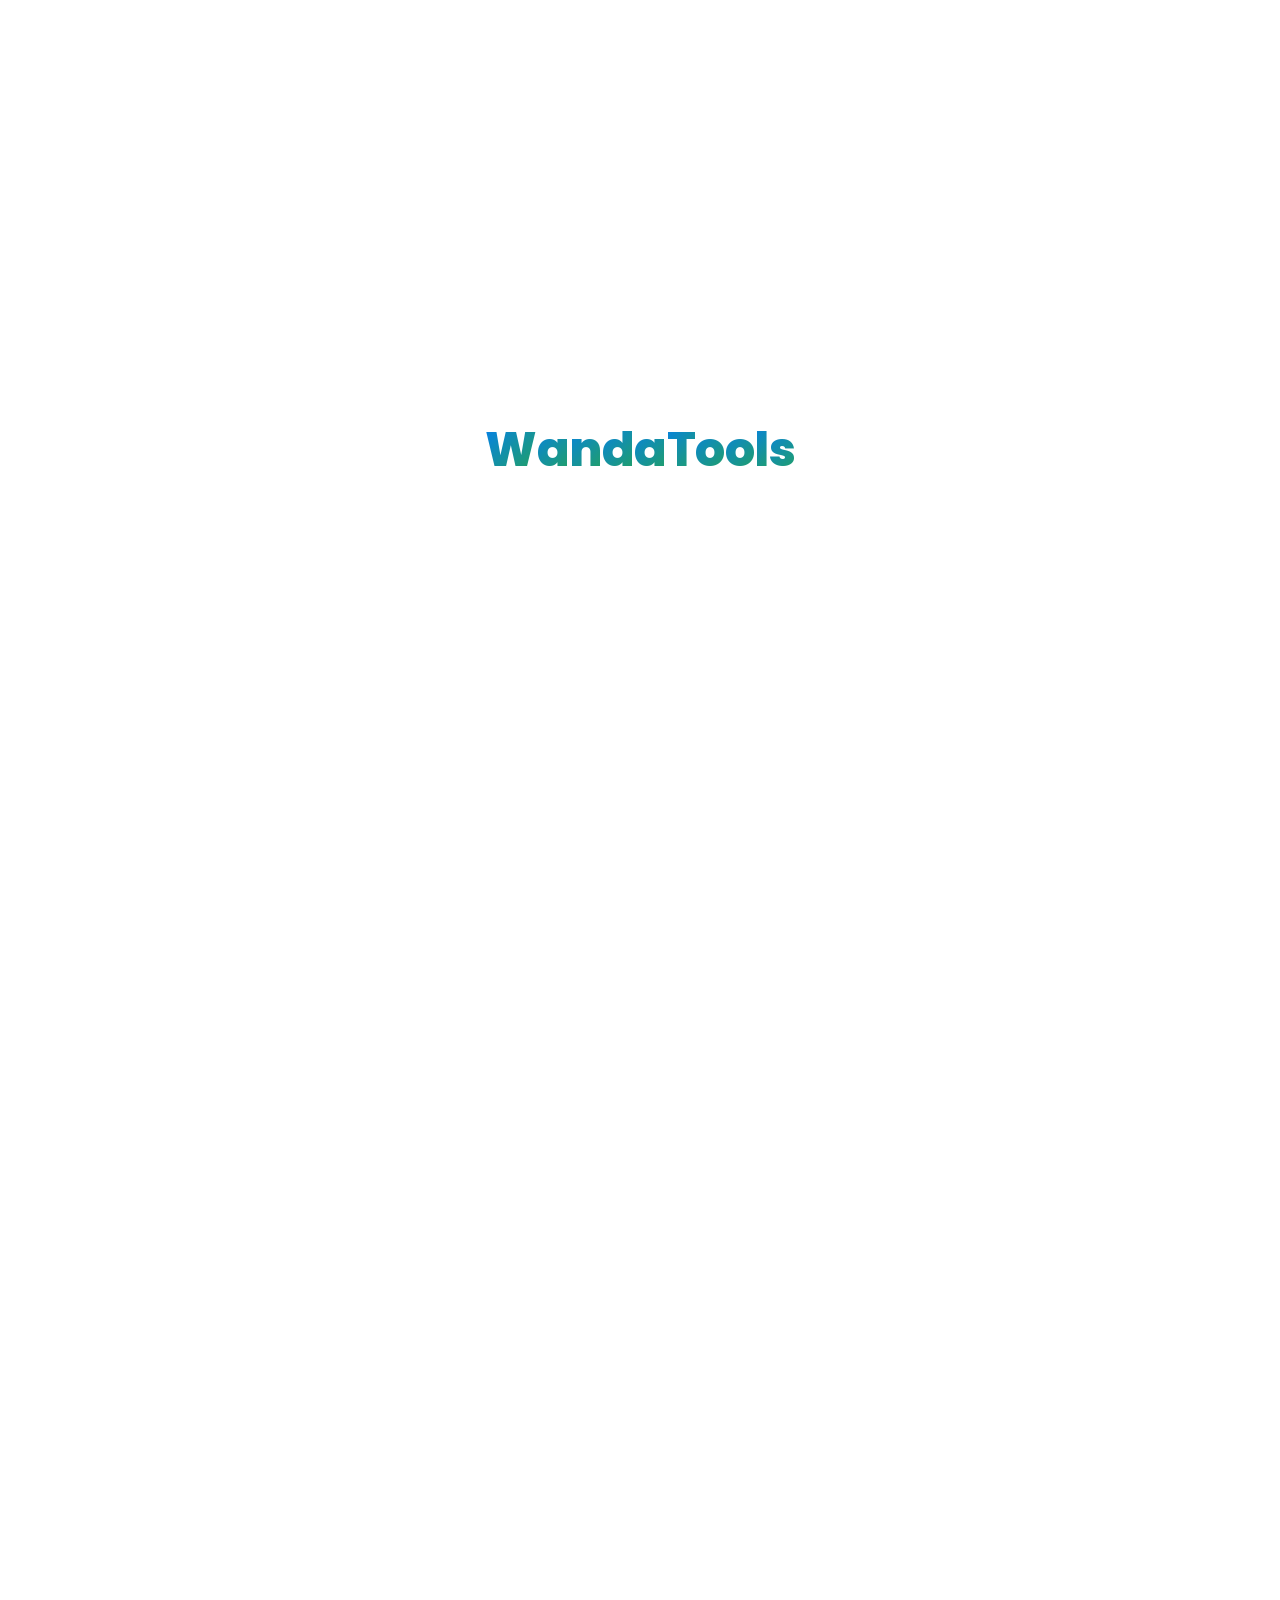
<file: index.html>
<!DOCTYPE html>
<html lang="en">
<head>
  <meta charset="UTF-8" />
  <meta name="viewport" content="width=device-width, initial-scale=1.0" />
  <meta name="theme-color" content="#007BFF" />
  <title>WandaTools – Point of Sale &amp; Accounting for South African Businesses</title>
  <meta name="description" content="wandaPOS and wandaACC: offline-capable point of sale and VAT-ready accounting, built for South African small businesses." />
  <link rel="stylesheet" href="styles.css?v=3" />
  <link href="https://fonts.googleapis.com/icon?family=Material+Icons" rel="stylesheet" />
  <style>
    /* ── Hero ── */
    .hero {
      min-height: 100vh;
      background: var(--gradient);
      display: flex;
      align-items: center;
      justify-content: center;
      text-align: center;
      padding: 120px 24px 80px;
      position: relative;
      overflow: hidden;
    }
    .hero::before {
      content: '';
      position: absolute;
      inset: 0;
      background:
        radial-gradient(ellipse 60% 50% at 20% 80%, rgba(255,255,255,0.08) 0%, transparent 60%),
        radial-gradient(ellipse 40% 40% at 80% 20%, rgba(255,255,255,0.06) 0%, transparent 50%);
      pointer-events: none;
    }
    .hero-eyebrow {
      display: inline-flex;
      align-items: center;
      gap: 8px;
      background: rgba(255,255,255,0.15);
      backdrop-filter: blur(6px);
      border: 1px solid rgba(255,255,255,0.25);
      color: rgba(255,255,255,0.95);
      padding: 6px 16px;
      border-radius: 50px;
      font-size: 0.8rem;
      font-weight: 600;
      letter-spacing: 1px;
      text-transform: uppercase;
      margin-bottom: 28px;
      font-family: 'Poppins', sans-serif;
    }
    .hero-eyebrow i { font-size: 0.9rem; }
    .hero h1 {
      font-size: clamp(2.4rem, 6vw, 4rem);
      color: var(--white);
      font-weight: 800;
      margin-bottom: 24px;
      max-width: 780px;
      margin-left: auto;
      margin-right: auto;
    }
    .hero h1 em {
      font-style: normal;
      position: relative;
      display: inline-block;
    }
    .hero h1 em::after {
      content: '';
      position: absolute;
      bottom: -4px; left: 0; right: 0;
      height: 3px;
      background: rgba(255,255,255,0.5);
      border-radius: 2px;
    }
    .hero-sub {
      font-size: clamp(1rem, 2.5vw, 1.2rem);
      color: rgba(255,255,255,0.85);
      max-width: 560px;
      margin: 0 auto 44px;
      line-height: 1.7;
    }
    .hero-ctas {
      display: flex;
      gap: 16px;
      justify-content: center;
      flex-wrap: wrap;
    }

    /* ── Hero highlights ── */
    .hero-stats {
      display: flex;
      justify-content: center;
      gap: 48px;
      margin-top: 72px;
      flex-wrap: wrap;
    }
    .hero-stat { text-align: center; color: var(--white); }
    .hero-stat .val {
      font-family: 'Poppins', sans-serif;
      font-size: 1.5rem;
      font-weight: 800;
      display: block;
    }
    .hero-stat .lbl {
      font-size: 0.8rem;
      opacity: 0.75;
      letter-spacing: 0.5px;
    }
    .hero-stat-divider {
      width: 1px;
      height: 48px;
      background: rgba(255,255,255,0.2);
      align-self: center;
    }

    /* ── Features grid ── */
    .features-grid {
      display: grid;
      grid-template-columns: repeat(auto-fit, minmax(260px, 1fr));
      gap: 24px;
    }
    .feat-card { padding: 36px 28px; position: relative; }
    .feat-card .tag {
      display: inline-block;
      font-size: 0.7rem;
      font-weight: 700;
      letter-spacing: 1px;
      text-transform: uppercase;
      color: var(--blue);
      background: #E3F2FD;
      padding: 3px 10px;
      border-radius: 50px;
      margin-bottom: 16px;
      font-family: 'Poppins', sans-serif;
    }
    .feat-card .icon-wrap {
      width: 56px; height: 56px;
      border-radius: 14px;
      background: var(--gradient);
      display: flex; align-items: center; justify-content: center;
      margin-bottom: 20px; font-size: 1.4rem; color: var(--white);
    }
    .feat-card h3 { font-size: 1.1rem; margin-bottom: 10px; }
    .feat-card p  { color: var(--mid); font-size: 0.9rem; line-height: 1.65; }
    .feat-card .cta-link {
      display: inline-flex; align-items: center; gap: 4px;
      font-size: 0.85rem; font-weight: 600;
      font-family: 'Poppins', sans-serif; margin-top: 20px;
      background: var(--gradient);
      -webkit-background-clip: text; -webkit-text-fill-color: transparent;
      background-clip: text; transition: gap var(--transition);
    }
    .feat-card:hover .cta-link { gap: 8px; }

    /* ── About ── */
    .about-wrap {
      display: grid;
      grid-template-columns: 1fr 1fr;
      gap: 64px;
      align-items: center;
    }
    .about-visual {
      border-radius: var(--radius-lg);
      background: var(--gradient);
      min-height: 380px;
      display: flex; align-items: center; justify-content: center;
      padding: 40px; position: relative; overflow: hidden;
    }
    .about-visual::before {
      content: '';
      position: absolute;
      width: 200px; height: 200px;
      border-radius: 50%;
      border: 40px solid rgba(255,255,255,0.1);
      top: -60px; right: -60px;
    }
    .about-visual::after {
      content: '';
      position: absolute;
      width: 120px; height: 120px;
      border-radius: 50%;
      border: 25px solid rgba(255,255,255,0.08);
      bottom: -30px; left: 20px;
    }
    .about-icon-grid {
      display: grid;
      grid-template-columns: 1fr 1fr;
      gap: 16px; position: relative; z-index: 1; width: 100%;
    }
    .about-icon-tile {
      background: rgba(255,255,255,0.15);
      backdrop-filter: blur(6px);
      border: 1px solid rgba(255,255,255,0.2);
      border-radius: var(--radius);
      padding: 20px; text-align: center; color: var(--white);
    }
    .about-icon-tile i  { font-size: 2rem; display: block; margin-bottom: 8px; }
    .about-icon-tile span { font-size: 0.8rem; font-weight: 600; font-family: 'Poppins', sans-serif; }
    .about-text .section-sub { margin-bottom: 28px; }
    .about-checks { margin: 24px 0; }
    .about-check {
      display: flex; align-items: flex-start; gap: 12px;
      margin-bottom: 14px; font-size: 0.95rem;
    }
    .about-check i { color: var(--green); font-size: 1.1rem; flex-shrink: 0; margin-top: 2px; }

    /* ── Why WandaTools (replaces fabricated testimonials) ── */
    .why-us { background: var(--gradient); padding: 64px 24px; }
    .why-us .section-label { -webkit-text-fill-color: rgba(255,255,255,0.7); background: none; }
    .why-us .section-title { color: var(--white); }
    .why-grid {
      display: grid;
      grid-template-columns: repeat(auto-fit, minmax(280px, 1fr));
      gap: 20px; margin-top: 40px;
    }
    .why-card {
      background: rgba(255,255,255,0.12);
      backdrop-filter: blur(8px);
      border: 1px solid rgba(255,255,255,0.2);
      border-radius: var(--radius);
      padding: 28px; color: var(--white); transition: var(--transition);
    }
    .why-card:hover { background: rgba(255,255,255,0.18); transform: translateY(-4px); }
    .why-card i { font-size: 1.6rem; margin-bottom: 14px; display: block; }
    .why-card h3 { font-size: 1rem; margin-bottom: 8px; color: var(--white); }
    .why-card p { font-size: 0.9rem; line-height: 1.7; opacity: 0.9; }

    /* ── CTA Banner ── */
    .cta-banner { text-align: center; padding: 100px 24px; }
    .cta-banner h2 { font-size: clamp(1.8rem, 4vw, 3rem); margin-bottom: 16px; }
    .cta-banner p  { color: var(--mid); max-width: 500px; margin: 0 auto 40px; }

    /* ── Responsive ── */
    @media (max-width: 768px) {
      .about-wrap         { grid-template-columns: 1fr; }
      .about-visual       { min-height: 260px; }
      .hero-stats         { gap: 24px; }
      .hero-stat-divider  { display: none; }
    }
  </style>
</head>
<body>

<!-- ══════════════════ LOADER ══════════════════ -->
<div id="siteLoader" class="site-loader">
  <div class="loader-word" aria-label="WandaTools">
    <span>W</span><span>a</span><span>n</span><span>d</span><span>a</span><span>T</span><span>o</span><span>o</span><span>l</span><span>s</span>
  </div>
</div>
<script>
  (function () {
    if (sessionStorage.getItem('wtLoaderSeen')) {
      var l = document.getElementById('siteLoader');
      if (l) l.style.display = 'none';
    } else {
      document.documentElement.classList.add('wt-loading');
      sessionStorage.setItem('wtLoaderSeen', '1');
    }
  })();
</script>

<!-- ══════════════════ NAVBAR ══════════════════ -->
<nav class="navbar" role="navigation" aria-label="Main navigation">
  <div class="nav-inner">
    <a href="index.html" class="nav-logo">Wanda<span>Tools</span></a>
    <ul class="nav-links" role="list"></ul>
    <div id="navAuth"></div>
    <button class="nav-hamburger" id="hamburger" aria-label="Toggle menu" aria-expanded="false">
      <span></span><span></span><span></span>
    </button>
  </div>
  <div class="nav-mobile" id="mobileNav" aria-hidden="true"></div>
</nav>

<!-- ══════════════════ HERO ══════════════════ -->
<main class="page-content">
<section class="hero">
  <div>
    <div class="hero-eyebrow">
      <i class="material-icons">auto_awesome</i>
      Your financial blueprint, built daily
    </div>

    <h1>Good books every day. <em>Keep investors your way.</em></h1>

    <p class="hero-sub">
      wandaPOS and wandaACC give South African small businesses an easy financial
      blueprint to follow every day — the kind that makes you bankable, loanable,
      investable, and fundable, whenever you need it.
    </p>

    <div class="hero-ctas">
      <a href="services.html" class="btn btn-ghost">
        <i class="material-icons">apps</i> View Services
      </a>
      <a href="demo.html" class="btn btn-primary btn-pulse" id="heroDemoCta">
        <i class="material-icons">play_circle</i> Request a Demo
      </a>
    </div>

    <div class="hero-stats">
      <div class="hero-stat">
        <span class="val">Bankable</span>
        <span class="lbl">Books a bank can assess</span>
      </div>
      <div class="hero-stat-divider"></div>
      <div class="hero-stat">
        <span class="val">Loanable</span>
        <span class="lbl">One-click Loan Readiness reports</span>
      </div>
      <div class="hero-stat-divider"></div>
      <div class="hero-stat">
        <span class="val">Investable</span>
        <span class="lbl">Numbers investors can trust</span>
      </div>
      <div class="hero-stat-divider"></div>
      <div class="hero-stat">
        <span class="val">Fundable</span>
        <span class="lbl">Ready for grants and funding too</span>
      </div>
    </div>
  </div>
</section>

<!-- ══════════════════ FEATURES ══════════════════ -->
<section class="section">
  <div class="container">
    <div class="section-header center">
      <span class="section-label">What we offer</span>
      <h2 class="section-title">Two products, one financial blueprint</h2>
      <p class="section-sub">From ringing up a sale to filing VAT — everything a South African small business needs to keep good books every day, and prove it whenever a bank, investor, or funder asks.</p>
    </div>

    <div class="features-grid">
      <div class="card feat-card fade-up">
        <div class="tag">Point of Sale</div>
        <div class="icon-wrap"><i class="material-icons">point_of_sale</i></div>
        <h3>wandaPOS</h3>
        <p>Offline-capable checkout, a product catalogue with barcodes and stock levels, and cash/card/account sales — for retail, hospitality, and service businesses.</p>
        <a href="services.html" class="cta-link">
          See wandaPOS
          <i class="material-icons" style="font-size:0.9rem;-webkit-text-fill-color:inherit;">arrow_forward</i>
        </a>
      </div>

      <div class="card feat-card fade-up">
        <div class="tag">Accounting</div>
        <div class="icon-wrap"><i class="material-icons">receipt_long</i></div>
        <h3>wandaACC</h3>
        <p>A real ledger, invoices with automatic VAT, expense tracking, and a full report suite — Income Statement, Balance Sheet, Cash Flow, and Trial Balance.</p>
        <a href="services.html" class="cta-link">
          See wandaACC
          <i class="material-icons" style="font-size:0.9rem;-webkit-text-fill-color:inherit;">arrow_forward</i>
        </a>
      </div>

      <div class="card feat-card fade-up">
        <div class="tag">Together</div>
        <div class="icon-wrap"><i class="material-icons">sync_alt</i></div>
        <h3>Sales sync into your ledger</h3>
        <p>A sale rung up in wandaPOS posts straight into wandaACC's ledger — no re-typing, no spreadsheets, no double entry.</p>
        <a href="demo.html" class="cta-link">
          See how it works
          <i class="material-icons" style="font-size:0.9rem;-webkit-text-fill-color:inherit;">arrow_forward</i>
        </a>
      </div>

      <div class="card feat-card fade-up" style="position:relative;">
        <div style="position:absolute;top:0;left:0;right:0;height:3px;background:var(--gradient);border-radius:var(--radius) var(--radius) 0 0;"></div>
        <div class="tag">Reports</div>
        <div class="icon-wrap"><i class="material-icons">description</i></div>
        <h3>Reports &amp; VAT-ready exports</h3>
        <p>A dashboard with the numbers that matter, plus one-click Loan Readiness, Investment Readiness, and Tax Compliance PDF reports — the proof that makes you bankable, loanable, investable, and fundable.</p>
        <a href="services.html" class="cta-link">
          Explore reports
          <i class="material-icons" style="font-size:0.9rem;-webkit-text-fill-color:inherit;">arrow_forward</i>
        </a>
      </div>
    </div>
  </div>
</section>

<!-- ══════════════════ ABOUT ══════════════════ -->
<section class="section section-grey" id="about">
  <div class="container">
    <div class="about-wrap">
      <div class="about-visual">
        <div class="about-icon-grid">
          <div class="about-icon-tile"><i class="material-icons">wifi_off</i><span>Works Offline</span></div>
          <div class="about-icon-tile"><i class="material-icons">security</i><span>POPIA-Aware</span></div>
          <div class="about-icon-tile"><i class="material-icons">receipt</i><span>VAT Built In</span></div>
          <div class="about-icon-tile"><i class="material-icons">speed</i><span>Real-time Ledger</span></div>
        </div>
      </div>

      <div class="about-text fade-up">
        <span class="section-label">About WandaTools</span>
        <h2 class="section-title">We're in business to help your business</h2>
        <p class="section-sub">
          wandaPOS and wandaACC are designed for the retail shops, salons, market
          stalls, and service businesses that keep South Africa's economy moving —
          whether you're starting your very first bookkeeping system, or upgrading
          from spreadsheets and paper books to something a bank will actually trust.
        </p>
        <div class="about-checks">
          <div class="about-check">
            <i class="material-icons">check_circle</i>
            <span>No accounting background needed — an intuitive till and ledger for everyone</span>
          </div>
          <div class="about-check">
            <i class="material-icons">check_circle</i>
            <span>New to bookkeeping, or upgrading from your current system — we meet you where you are</span>
          </div>
          <div class="about-check">
            <i class="material-icons">check_circle</i>
            <span>South African Rand, with your VAT rate configured per business</span>
          </div>
          <div class="about-check">
            <i class="material-icons">check_circle</i>
            <span>Your data stays yours — never sold, never shared</span>
          </div>
        </div>
        <a href="demo.html" class="btn btn-primary">
          <i class="material-icons">play_circle</i> Request a Demo
        </a>
      </div>
    </div>
  </div>
</section>

<!-- ══════════════════ WHY WANDATOOLS ══════════════════ -->
<section class="why-us">
  <div class="container">
    <span class="section-label">Why WandaTools</span>
    <h2 class="section-title">Good books every day. Keep investors your way.</h2>
    <p class="section-sub" style="color:rgba(255,255,255,0.85);margin:0 0 8px;">We're in business to help your business — whether you're setting up your first system or upgrading from one that's holding you back.</p>
    <div class="why-grid">

      <div class="why-card fade-up">
        <i class="material-icons">wifi_off</i>
        <h3>Never lose a sale to load-shedding</h3>
        <p>wandaPOS keeps ringing up sales offline and syncs everything the moment you're back online.</p>
      </div>

      <div class="why-card fade-up">
        <i class="material-icons">calculate</i>
        <h3>VAT calculated, not guessed</h3>
        <p>Every invoice and expense splits out VAT automatically, at whatever rate your business is registered for.</p>
      </div>

      <div class="why-card fade-up">
        <i class="material-icons">picture_as_pdf</i>
        <h3>Reports a bank will actually accept</h3>
        <p>Generate a Loan Readiness, Investment Readiness, or Tax Compliance PDF in one click — no spreadsheet wrangling.</p>
      </div>

      <div class="why-card fade-up">
        <i class="material-icons">verified</i>
        <h3>One blueprint — bankable, loanable, investable, fundable</h3>
        <p>The same daily bookkeeping habit backs every conversation — with a bank, an investor, SARS, or a funder.</p>
      </div>

    </div>
  </div>
</section>

<!-- ══════════════════ CTA BANNER ══════════════════ -->
<section class="cta-banner">
  <div class="container">
    <span class="section-label">Ready to see it?</span>
    <h2 class="section-title">Become bankable, loanable, investable, and fundable</h2>
    <p>Book a walkthrough and see how a sale flows from till to ledger to a report anyone will trust.</p>
    <a href="demo.html" class="btn btn-primary btn-pulse">
      <i class="material-icons">play_circle</i> Request a Demo
    </a>
  </div>
</section>
</main>

<!-- ══════════════════ FOOTER ══════════════════ -->
<footer>
  <div class="footer-inner">
    <div class="footer-top">
      <div class="footer-brand">
        <div class="logo">WandaTools</div>
        <p>Point-of-sale and accounting software for South African small businesses 🇿🇦.</p>
        <div class="footer-socials">
          <a href="#" class="social-icon" aria-label="Facebook"><i class="material-icons">facebook</i></a>
          <a href="#" class="social-icon" aria-label="Twitter/X"><i class="material-icons">tag</i></a>
          <a href="#" class="social-icon" aria-label="LinkedIn"><i class="material-icons">work</i></a>
          <a href="#" class="social-icon" aria-label="Instagram"><i class="material-icons">photo_camera</i></a>
        </div>
      </div>
      <div class="footer-col">
        <h4>Product</h4>
        <a href="products.html">Products</a>
        <a href="services.html">Services</a>
        <a href="demo.html">Demo</a>
      </div>
      <div class="footer-col">
        <h4>Company</h4>
        <a href="index.html#about">About Us</a>
        <a href="services.html">Services</a>
        <a href="contact.html">Contact</a>
      </div>
      <div class="footer-col">
        <h4>Legal</h4>
        <a href="#">Privacy Policy</a>
        <a href="#">Terms of Service</a>
        <a href="#">Cookie Policy</a>
        <a href="#">POPIA Compliance</a>
      </div>
    </div>
    <div class="footer-bottom">
      <span>© 2026 WandaTools. All rights reserved.</span>
      <span>Made for South African businesses 🇿🇦</span>
      <div style="display:flex;gap:16px;">
        <a href="#">Privacy Policy</a>
        <a href="#">Terms of Service</a>
      </div>
    </div>
  </div>
</footer>

<!-- ══════════════════ SCRIPTS ══════════════════ -->
<script src="nav.js?v=3"></script>
<script>
  /* ── Fade-up scroll animations ── */
  const fadeObserver = new IntersectionObserver((entries) => {
    entries.forEach(entry => {
      if (entry.isIntersecting) {
        entry.target.classList.add('visible');
        fadeObserver.unobserve(entry.target);
      }
    });
  }, { threshold: 0.12 });
  document.querySelectorAll('.fade-up').forEach(el => fadeObserver.observe(el));
</script>
</body>
</html>
</file>
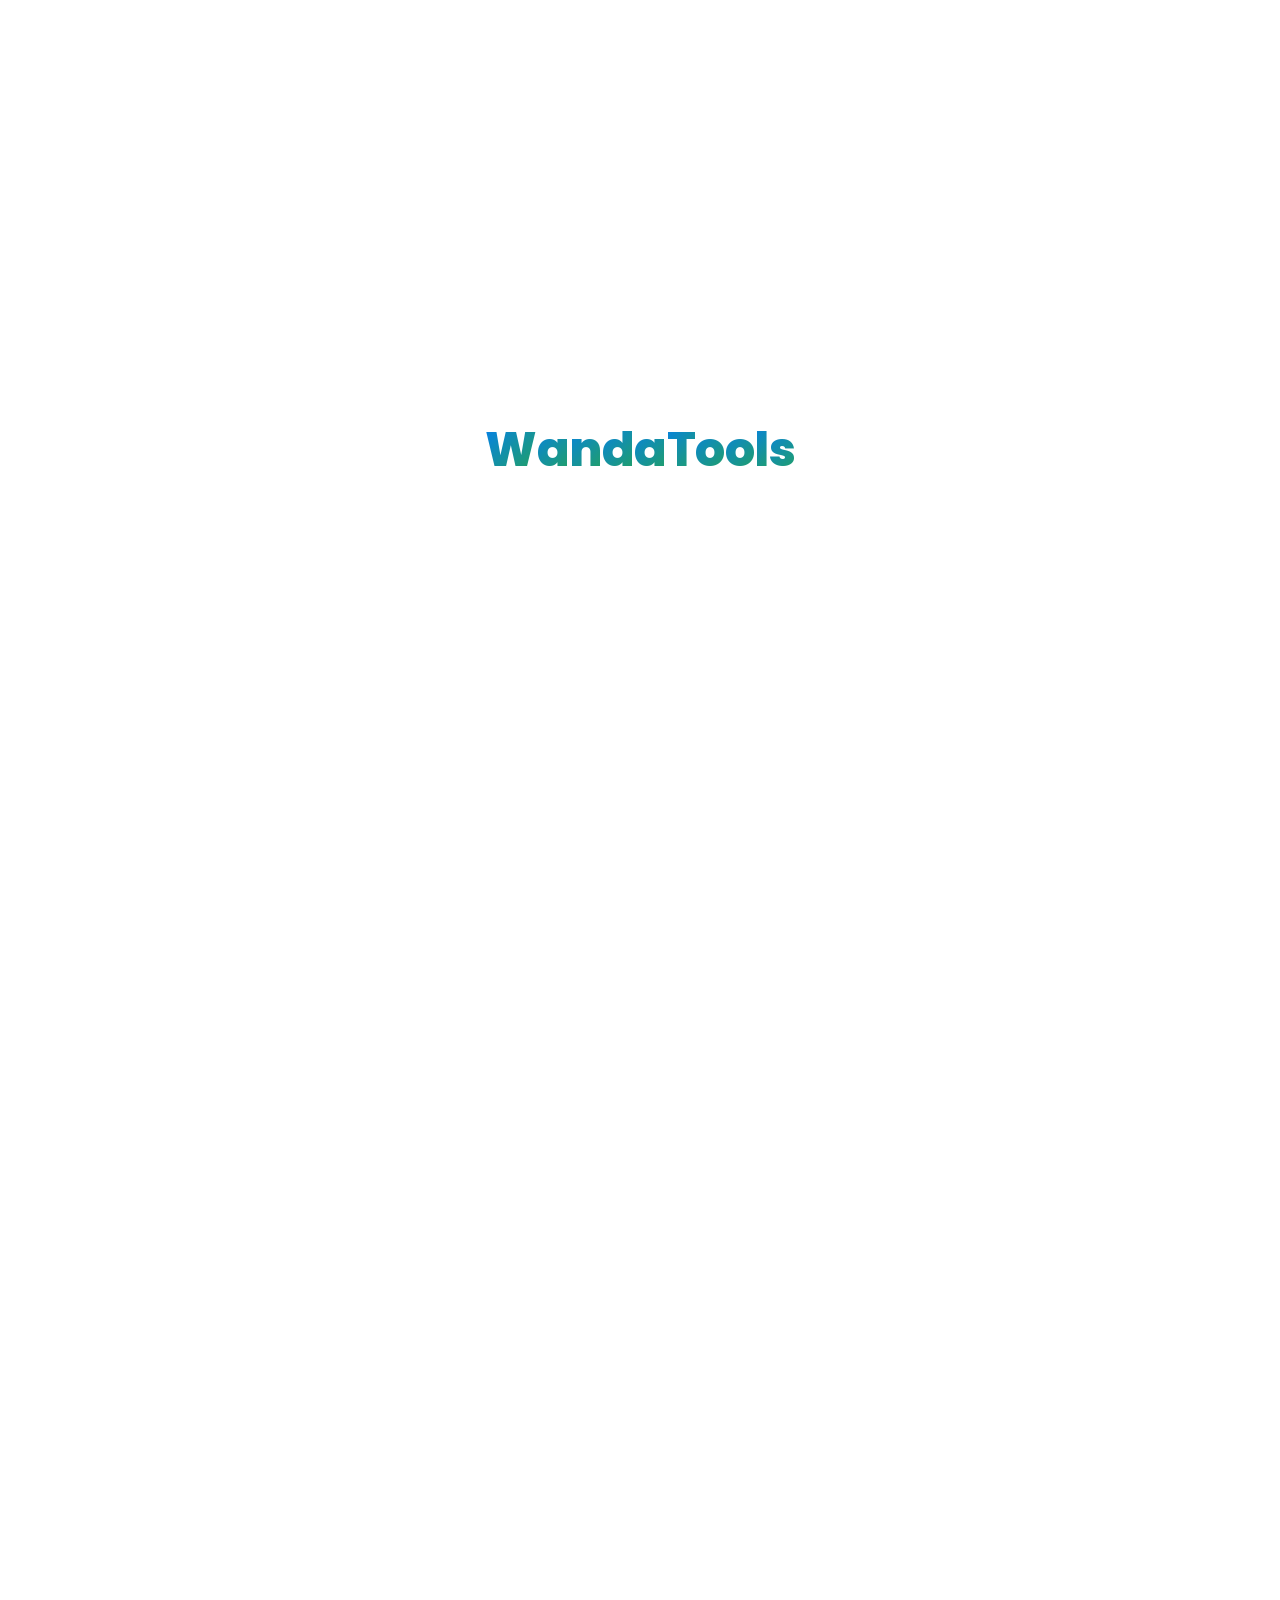
<file: contact.html>
<!DOCTYPE html>
<html lang="en">
<head>
  <meta charset="UTF-8" />
  <meta name="viewport" content="width=device-width, initial-scale=1.0" />
  <meta name="theme-color" content="#007BFF" />
  <title>Contact  – WandaTools</title>
  <link rel="stylesheet" href="styles.css?v=3" />
  <link href="https://fonts.googleapis.com/icon?family=Material+Icons" rel="stylesheet" />
  <style>
    /* ── Hero minimal ── */
    .contact-hero {
      background: linear-gradient(135deg, #007BFF, #28A745);
      padding: 80px 24px 60px;
      text-align: center;
      color: #ffffff;
    }
    .contact-hero h1 { font-size: 2.2rem; margin-bottom: 12px; color: #ffffff; }
    .contact-hero p  { font-size: 1.05rem; opacity: 0.9; max-width: 500px; margin: 0 auto; color: #ffffff; }

    /* ── Contact info cards ── */
    .contact-info-grid {
      display: grid;
      grid-template-columns: repeat(auto-fit, minmax(260px, 1fr));
      gap: 20px;
      margin-bottom: 60px;
    }
    .info-card {
      background: #ffffff !important;
      border-radius: 12px;
      padding: 32px 24px;
      text-align: center;
      box-shadow: 0 2px 8px rgba(0,0,0,0.08);
      border: 1px solid #e0e0e0 !important;
      transition: all 0.25s ease;
    }
    .info-card:hover { transform: translateY(-4px); box-shadow: 0 8px 24px rgba(0,0,0,0.12); }
    .info-card .icon-circle {
      width: 56px; height: 56px;
      border-radius: 14px;
      background: linear-gradient(135deg, #007BFF, #28A745) !important;
      display: flex;
      align-items: center;
      justify-content: center;
      margin: 0 auto 16px;
      font-size: 1.5rem;
      color: #ffffff !important;
    }
    .info-card .icon-circle i { color: #ffffff !important; font-size: 1.5rem; }
    .info-card h3 { font-size: 1.05rem; margin-bottom: 8px; color: #1a1a2e !important; }
    .info-card p  { color: #555555 !important; font-size: 0.9rem; margin-bottom: 12px; }
    .info-card a  {
      color: #007BFF !important;
      font-weight: 600;
      text-decoration: none;
      transition: color 0.25s ease;
    }
    .info-card a:hover { color: #28A745 !important; }

    /* ── Contact form section ── */
    .contact-form-wrap {
      background: #ffffff;
      border-radius: 16px;
      padding: 48px;
      box-shadow: 0 8px 24px rgba(0,0,0,0.1);
      border: 1px solid #e0e0e0;
      max-width: 600px;
      margin: 0 auto 80px;
    }
    .contact-form-wrap h2 { font-size: 1.5rem; margin-bottom: 8px; color: #1a1a2e; }
    .contact-form-wrap > p { color: #555555; margin-bottom: 32px; }

    .form-row {
      display: grid;
      grid-template-columns: 1fr 1fr;
      gap: 16px;
      margin-bottom: 20px;
    }
    .form-row.full { grid-template-columns: 1fr; }

    /* ── FAQ section ── */
    .faq-wrap { max-width: 700px; margin: 0 auto; }
    .faq-intro { text-align: center; margin-bottom: 48px; }
    .faq-intro h2 { font-size: 1.8rem; margin-bottom: 12px; color: #1a1a2e; }
    .faq-intro p  { color: #555555; font-size: 1rem; }

    .faq-item {
      background: #ffffff;
      border: 1px solid #e0e0e0;
      border-radius: 12px;
      margin-bottom: 12px;
      overflow: hidden;
      transition: box-shadow 0.25s ease;
    }
    .faq-item:hover { box-shadow: 0 8px 24px rgba(0,0,0,0.1); }
    .faq-header {
      padding: 20px 24px;
      display: flex;
      justify-content: space-between;
      align-items: center;
      cursor: pointer;
      background: #ffffff;
      transition: background 0.25s ease;
    }
    .faq-header:hover { background: #f5f5f5; }
    .faq-header h3 { font-size: 1rem; margin: 0; flex: 1; color: #1a1a2e; }
    .faq-toggle {
      width: 32px; height: 32px;
      border-radius: 8px;
      background: #f5f5f5;
      display: flex;
      align-items: center;
      justify-content: center;
      color: #555555;
      transition: all 0.25s ease;
      flex-shrink: 0;
    }
    .faq-item.open .faq-toggle {
      background: linear-gradient(135deg, #007BFF, #28A745);
      color: #ffffff;
      transform: rotate(180deg);
    }
    .faq-body {
      max-height: 0;
      overflow: hidden;
      transition: max-height 0.3s ease;
      background: #f9f9f9;
    }
    .faq-item.open .faq-body { max-height: 500px; }
    .faq-content {
      padding: 0 24px 20px;
      color: #555555;
      font-size: 0.95rem;
      line-height: 1.7;
    }
    .faq-content strong { color: #1a1a2e; }

    /* ── Support hours badge ── */
    .support-hours {
      background: #E8F5E9;
      border-left: 3px solid #28A745;
      border-radius: 12px;
      padding: 16px 20px;
      margin-bottom: 32px;
      display: flex;
      align-items: center;
      gap: 12px;
    }
    .support-hours i { font-size: 1.3rem; color: #28A745; }
    .support-hours strong { display: block; font-family: 'Poppins', sans-serif; margin-bottom: 2px; color: #1a1a2e; }
    .support-hours span  { font-size: 0.9rem; color: #555555; }

    /* ── Success message ── */
    .contact-success { text-align: center; padding: 48px 24px; }
    .contact-success .check-icon {
      width: 80px; height: 80px;
      border-radius: 50%;
      background: linear-gradient(135deg, #007BFF, #28A745);
      display: flex;
      align-items: center;
      justify-content: center;
      color: #ffffff;
      font-size: 2.5rem;
      margin: 0 auto 20px;
    }
    .contact-success h2 { font-size: 1.6rem; margin-bottom: 10px; color: #1a1a2e; }
    .contact-success p  { color: #555555; max-width: 400px; margin: 0 auto 28px; }

    @media (max-width: 768px) {
      .contact-form-wrap { padding: 32px 24px; }
      .form-row { grid-template-columns: 1fr; }
      .contact-hero { padding: 60px 20px 40px; }
      .contact-hero h1 { font-size: 1.6rem; }
    }
  </style>
</head>
<body>

<!-- ══════════════════ LOADER ══════════════════ -->
<div id="siteLoader" class="site-loader">
  <div class="loader-word" aria-label="WandaTools">
    <span>W</span><span>a</span><span>n</span><span>d</span><span>a</span><span>T</span><span>o</span><span>o</span><span>l</span><span>s</span>
  </div>
</div>
<script>
  (function () {
    if (sessionStorage.getItem('wtLoaderSeen')) {
      var l = document.getElementById('siteLoader');
      if (l) l.style.display = 'none';
    } else {
      document.documentElement.classList.add('wt-loading');
      sessionStorage.setItem('wtLoaderSeen', '1');
    }
  })();
</script>

<!-- ══════════════════ NAVBAR ══════════════════ -->
<nav class="navbar" role="navigation" aria-label="Main navigation">
  <div class="nav-inner">
    <a href="index.html" class="nav-logo">Wanda<span>Tools</span></a>
    <ul class="nav-links" role="list"></ul>
    <div id="navAuth"></div>
    <button class="nav-hamburger" id="hamburger" aria-label="Toggle menu" aria-expanded="false">
      <span></span><span></span><span></span>
    </button>
  </div>
  <div class="nav-mobile" id="mobileNav" aria-hidden="true"></div>
</nav>

<div class="page-content">

<!-- ══════════════════ HERO ══════════════════ -->
<section class="contact-hero">
  <h1>We're in business to help your business</h1>
  <p>Starting your first bookkeeping system, or upgrading from one that's holding you back? Get in touch, or explore the answers below.</p>
</section>

<!-- ══════════════════ CONTACT INFO ══════════════════ -->
<section class="section">
  <div class="container">
    <div class="contact-info-grid">

      <div class="info-card">
        <div class="icon-circle"><i class="material-icons">mail</i></div>
        <h3>Email Us</h3>
        <p>Reach out anytime. We reply within 24 hours.</p>
        <a href="mailto:support@wandatools.com">support@wandatools.com</a>
      </div>

      <div class="info-card">
        <div class="icon-circle"><i class="material-icons">phone</i></div>
        <h3>Call Us</h3>
        <p>Speak to a team member directly (Mon–Fri, 09:00–17:00).</p>
        <a href="tel:+27764693531">+27 (0) 76 469 3531</a>
      </div>

      <div class="info-card">
        <div class="icon-circle"><i class="material-icons">rocket_launch</i></div>
        <h3>New to bookkeeping?</h3>
        <p>No system yet? Start with a financial blueprint built for how your business actually runs.</p>
        <a href="services.html">See what's included</a>
      </div>

      <div class="info-card">
        <div class="icon-circle"><i class="material-icons">upgrade</i></div>
        <h3>Ready to upgrade?</h3>
        <p>Outgrown spreadsheets or paper books? Book a session and we'll walk you through switching over.</p>
        <a href="demo.html">Book a demo</a>
      </div>

      <div class="info-card">
        <div class="icon-circle"><i class="material-icons">apps</i></div>
        <h3>Products</h3>
        <p>See the hardware that pairs with wandaPOS.</p>
        <a href="products.html">View products</a>
      </div>

      <div class="info-card">
        <div class="icon-circle"><i class="material-icons">play_circle</i></div>
        <h3>See a Demo</h3>
        <p>Walk through how a sale flows from till to ledger.</p>
        <a href="demo.html">View demo</a>
      </div>

    </div>
  </div>
</section>

<!-- ══════════════════ CONTACT FORM ══════════════════ -->
<section class="section section-grey">
  <div class="container">
    <div class="contact-form-wrap" id="contactFormWrap">
      <h2>Send us a message</h2>
      <p>We'd love to hear from you. Fill out this form and we'll get back to you as soon as possible.</p>

      <div class="support-hours">
        <i class="material-icons">access_time</i>
        <div>
          <strong>Support Hours</strong>
          <span>Monday–Friday, 09:00–17:00 SAST</span>
        </div>
      </div>

      <form id="contactForm">
        <div class="form-row">
          <div class="form-group">
            <label class="form-label">Full Name *</label>
            <input class="form-control" type="text" name="name" placeholder="Your full name" required />
          </div>
          <div class="form-group">
            <label class="form-label">Email *</label>
            <input class="form-control" type="email" name="email" placeholder="you@example.com" required />
          </div>
        </div>

        <div class="form-row">
          <div class="form-group">
            <label class="form-label">Phone (optional)</label>
            <input class="form-control" type="tel" name="phone" placeholder="+27 (0) 76 000 0000" />
          </div>
          <div class="form-group">
            <label class="form-label">Subject *</label>
            <select class="form-control" name="subject" required>
              <option value="">Select a topic...</option>
              <option value="General inquiry">General inquiry</option>
              <option value="Technical support">Technical support</option>
              <option value="Billing question">Billing question</option>
              <option value="Feature request">Feature request</option>
              <option value="Partnership">Partnership opportunity</option>
              <option value="Other">Other</option>
            </select>
          </div>
        </div>

        <div class="form-row full">
          <div class="form-group">
            <label class="form-label">Message *</label>
            <textarea class="form-control" name="message" rows="5" placeholder="Tell us what's on your mind..." required></textarea>
          </div>
        </div>

        <button type="submit" class="btn btn-primary" onclick="handleContactSubmit(event)">
          <i class="material-icons">send</i> Send Message
        </button>
      </form>

      <div id="successMessage" style="display:none;">
        <div class="contact-success">
          <div class="check-icon"><i class="material-icons">check</i></div>
          <h2>Almost there!</h2>
          <p>Your email app should now be open with your message ready to send. If it didn't open, email us directly at <a href="mailto:support@wandatools.com">support@wandatools.com</a>.</p>
          <a href="index.html" class="btn btn-primary"><i class="material-icons">home</i> Back to Home</a>
        </div>
      </div>
    </div>
  </div>
</section>

<!-- ══════════════════ FAQ ══════════════════ -->
<section class="section">
  <div class="container">
    <div class="faq-wrap">
      <div class="faq-intro">
        <h2>Frequently Asked Questions</h2>
        <p>Find quick answers to common questions about wandaPOS and wandaACC.</p>
      </div>

      <div class="faq-item">
        <div class="faq-header" onclick="toggleFaq(this)">
          <h3>Is my business data secure?</h3>
          <div class="faq-toggle"><i class="material-icons">expand_more</i></div>
        </div>
        <div class="faq-body">
          <div class="faq-content">
            Yes. Your sales and accounting data is protected in transit and at rest, and we comply with POPIA, South Africa's privacy law. Your data is never sold or shared with third parties — it's yours alone.
          </div>
        </div>
      </div>

      <div class="faq-item">
        <div class="faq-header" onclick="toggleFaq(this)">
          <h3>Does wandaPOS work offline?</h3>
          <div class="faq-toggle"><i class="material-icons">expand_more</i></div>
        </div>
        <div class="faq-body">
          <div class="faq-content">
            Yes — offline is a core part of how wandaPOS works, not an afterthought. Sales ring up normally even without a connection (load-shedding included), and everything syncs automatically the moment you're back online.
          </div>
        </div>
      </div>

      <div class="faq-item">
        <div class="faq-header" onclick="toggleFaq(this)">
          <h3>How does VAT get calculated?</h3>
          <div class="faq-toggle"><i class="material-icons">expand_more</i></div>
        </div>
        <div class="faq-body">
          <div class="faq-content">
            Automatically. You set your business's VAT rate once in wandaACC, and every invoice and expense splits out the VAT portion for you — no manual calculation, no spreadsheets.
          </div>
        </div>
      </div>

      <div class="faq-item">
        <div class="faq-header" onclick="toggleFaq(this)">
          <h3>Can I export a report for a bank loan or a tax filing?</h3>
          <div class="faq-toggle"><i class="material-icons">expand_more</i></div>
        </div>
        <div class="faq-body">
          <div class="faq-content">
            Yes. wandaACC generates one-click Loan Readiness, Investment Readiness, and Tax Compliance PDF reports, alongside a full Income Statement, Balance Sheet, Cash Flow, and Trial Balance.
          </div>
        </div>
      </div>

      <div class="faq-item">
        <div class="faq-header" onclick="toggleFaq(this)">
          <h3>How does wandaPOS connect to wandaACC?</h3>
          <div class="faq-toggle"><i class="material-icons">expand_more</i></div>
        </div>
        <div class="faq-body">
          <div class="faq-content">
            Every sale rung up in wandaPOS posts straight into wandaACC's ledger — no re-typing, no CSV exports to reconcile by hand.
          </div>
        </div>
      </div>

      <div class="faq-item">
        <div class="faq-header" onclick="toggleFaq(this)">
          <h3>What happens if my device loses internet mid-sale?</h3>
          <div class="faq-toggle"><i class="material-icons">expand_more</i></div>
        </div>
        <div class="faq-body">
          <div class="faq-content">
            Nothing is lost. The sale is recorded on the device and queued for sync — as soon as connectivity returns, it's sent through automatically.
          </div>
        </div>
      </div>

      <div class="faq-item">
        <div class="faq-header" onclick="toggleFaq(this)">
          <h3>Can wandaPOS support more than one store?</h3>
          <div class="faq-toggle"><i class="material-icons">expand_more</i></div>
        </div>
        <div class="faq-body">
          <div class="faq-content">
            Yes — wandaPOS supports multiple stores under one business, each with its own staff and till, with an owner able to see across all of them.
          </div>
        </div>
      </div>

      <div class="faq-item">
        <div class="faq-header" onclick="toggleFaq(this)">
          <h3>I don't have any bookkeeping system yet — can I start here?</h3>
          <div class="faq-toggle"><i class="material-icons">expand_more</i></div>
        </div>
        <div class="faq-body">
          <div class="faq-content">
            Yes — that's exactly who wandaPOS and wandaACC are built for. No accounting background needed; you get a proper financial blueprint from your very first sale.
          </div>
        </div>
      </div>

      <div class="faq-item">
        <div class="faq-header" onclick="toggleFaq(this)">
          <h3>I already keep books on spreadsheets or another system — can I switch?</h3>
          <div class="faq-toggle"><i class="material-icons">expand_more</i></div>
        </div>
        <div class="faq-body">
          <div class="faq-content">
            Yes. Plenty of businesses come to us upgrading from spreadsheets or paper books. Get in touch and we'll talk through moving your chart of accounts and opening balances over.
          </div>
        </div>
      </div>

      <div class="faq-item">
        <div class="faq-header" onclick="toggleFaq(this)">
          <h3>How much does it cost?</h3>
          <div class="faq-toggle"><i class="material-icons">expand_more</i></div>
        </div>
        <div class="faq-body">
          <div class="faq-content">
            Pricing depends on your business size and how many stores you run. Get in touch and we'll work out what makes sense for you.
          </div>
        </div>
      </div>

    </div>
  </div>
</section>

</div><!-- end .page-content -->

<!-- ══════════════════ FOOTER ══════════════════ -->
<footer>
  <div class="footer-inner">
    <div class="footer-top">
      <div class="footer-brand">
        <div class="logo">WandaTools</div>
        <p>Point-of-sale and accounting software for South African small businesses 🇿🇦.</p>
        <div class="footer-socials">
          <a href="#" class="social-icon"><i class="material-icons">facebook</i></a>
          <a href="#" class="social-icon"><i class="material-icons">tag</i></a>
          <a href="#" class="social-icon"><i class="material-icons">work</i></a>
          <a href="#" class="social-icon"><i class="material-icons">photo_camera</i></a>
        </div>
      </div>
      <div class="footer-col">
        <h4>Product</h4>
        <a href="products.html">Products</a>
        <a href="services.html">Services</a>
        <a href="demo.html">Demo</a>
      </div>
      <div class="footer-col">
        <h4>Company</h4>
        <a href="index.html#about">About Us</a>
        <a href="services.html">Services</a>
        <a href="contact.html">Contact</a>
      </div>
      <div class="footer-col">
        <h4>Legal</h4>
        <a href="#">Privacy Policy</a>
        <a href="#">Terms of Service</a>
        <a href="#">Cookie Policy</a>
        <a href="#">POPIA Compliance</a>
      </div>
    </div>
    <div class="footer-bottom">
      <span>© 2026 WandaTools. All rights reserved.</span>
      <span>Made for South African businesses 🇿🇦</span>
      <div style="display:flex;gap:16px;">
        <a href="#">Privacy Policy</a>
        <a href="#">Terms of Service</a>
      </div>
    </div>
  </div>
</footer>

<script src="nav.js?v=3"></script>
<script>
  /* ── FAQ Toggle ── */
  function toggleFaq(header) {
    const item = header.closest('.faq-item');
    const isOpen = item.classList.contains('open');
    // Close all open items first
    document.querySelectorAll('.faq-item.open').forEach(el => el.classList.remove('open'));
    // Open clicked one if it was closed
    if (!isOpen) item.classList.add('open');
  }

  /* ── Contact Form Submit ──
     No backend, no database — this hands off to the visitor's own email
     client via a mailto: link, pre-filled with what they typed. */
  function handleContactSubmit(e) {
    e.preventDefault();
    const form = document.getElementById('contactForm');

    const name    = form.querySelector('[name="name"]').value.trim();
    const email   = form.querySelector('[name="email"]').value.trim();
    const phone   = form.querySelector('[name="phone"]').value.trim();
    const subject = form.querySelector('[name="subject"]').value;
    const message = form.querySelector('[name="message"]').value.trim();

    if (!name || !email || !subject || !message) {
      if (typeof showToast === 'function') showToast('Please fill in all required fields.', 'error');
      return;
    }

    const body = [
      `Name: ${name}`,
      `Email: ${email}`,
      phone ? `Phone: ${phone}` : null,
      '',
      message,
    ].filter(Boolean).join('\n');

    const mailtoUrl = `mailto:support@wandatools.com?subject=${encodeURIComponent(subject)}&body=${encodeURIComponent(body)}`;
    window.location.href = mailtoUrl;

    form.style.display = 'none';
    const success = document.getElementById('successMessage');
    if (success) success.style.display = 'block';
    if (typeof showToast === 'function') showToast('Opening your email app…');
  }
</script>
</body>
</html>
</file>
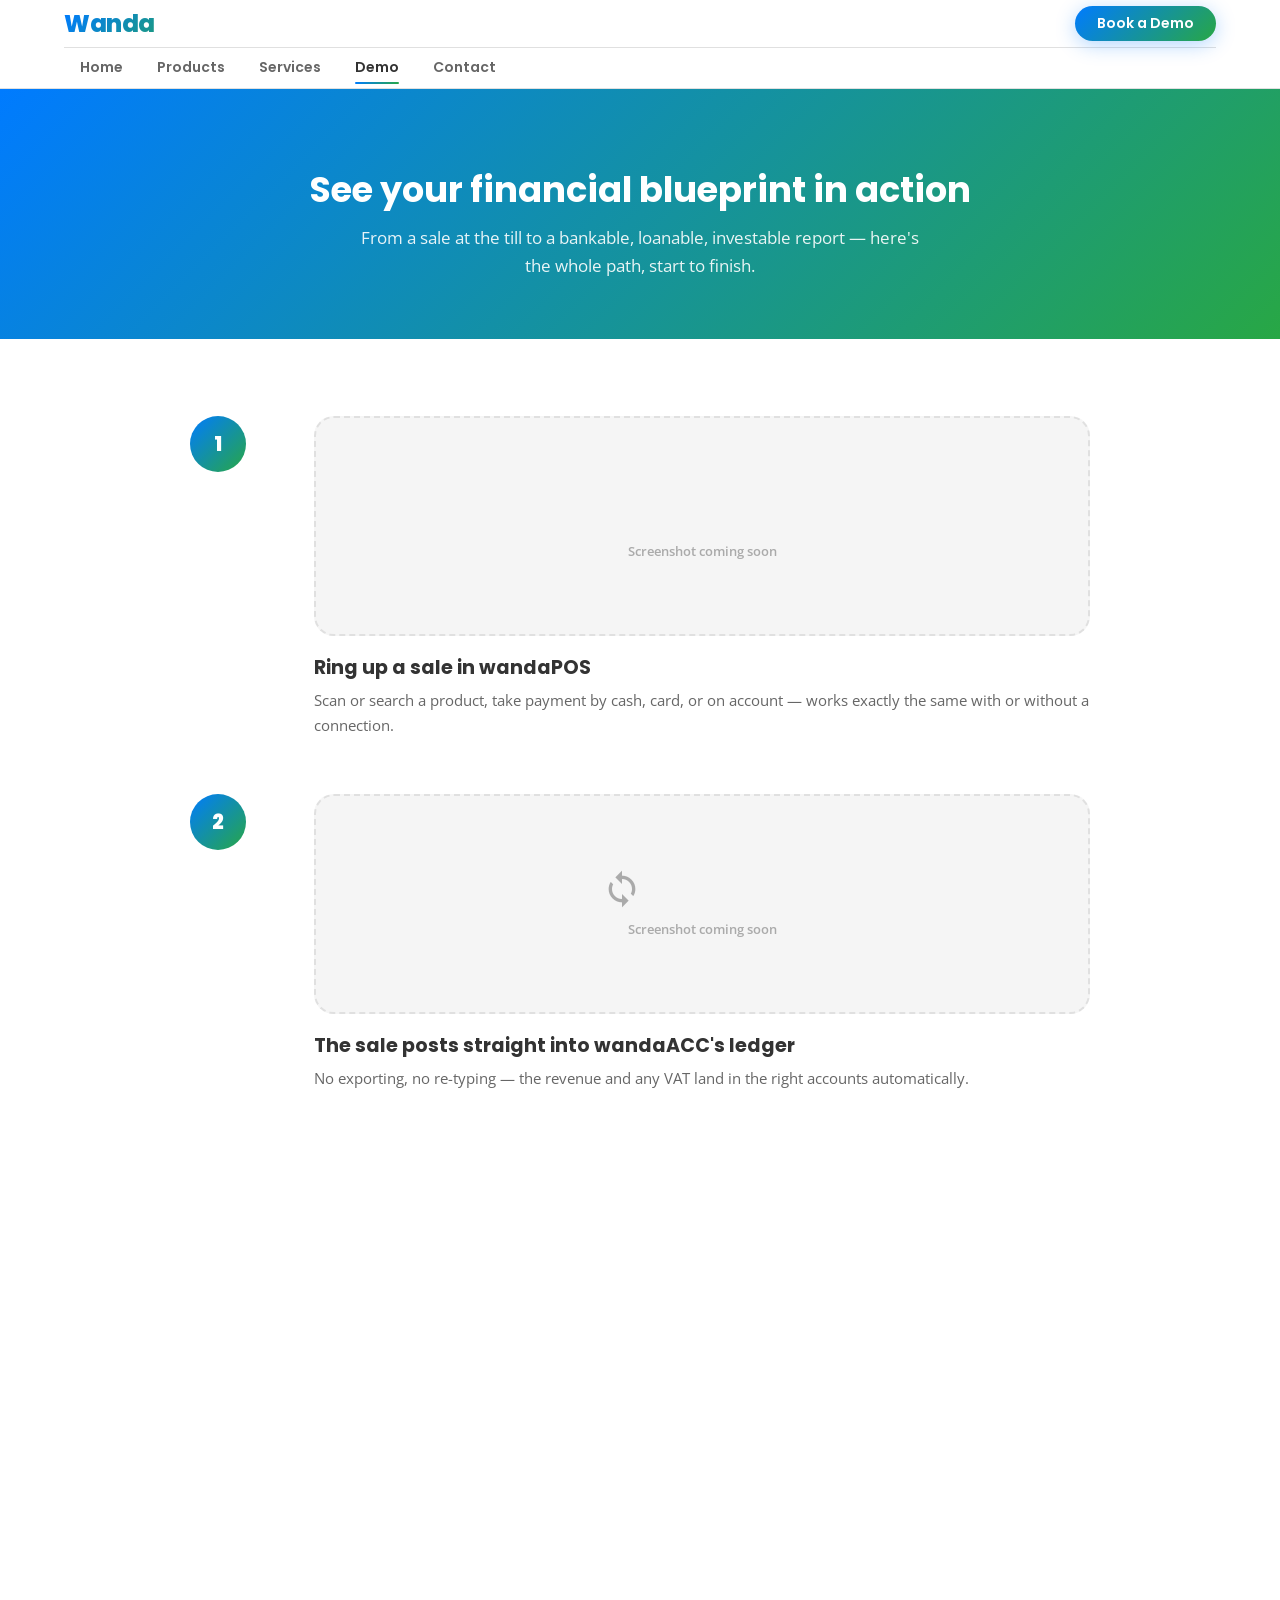
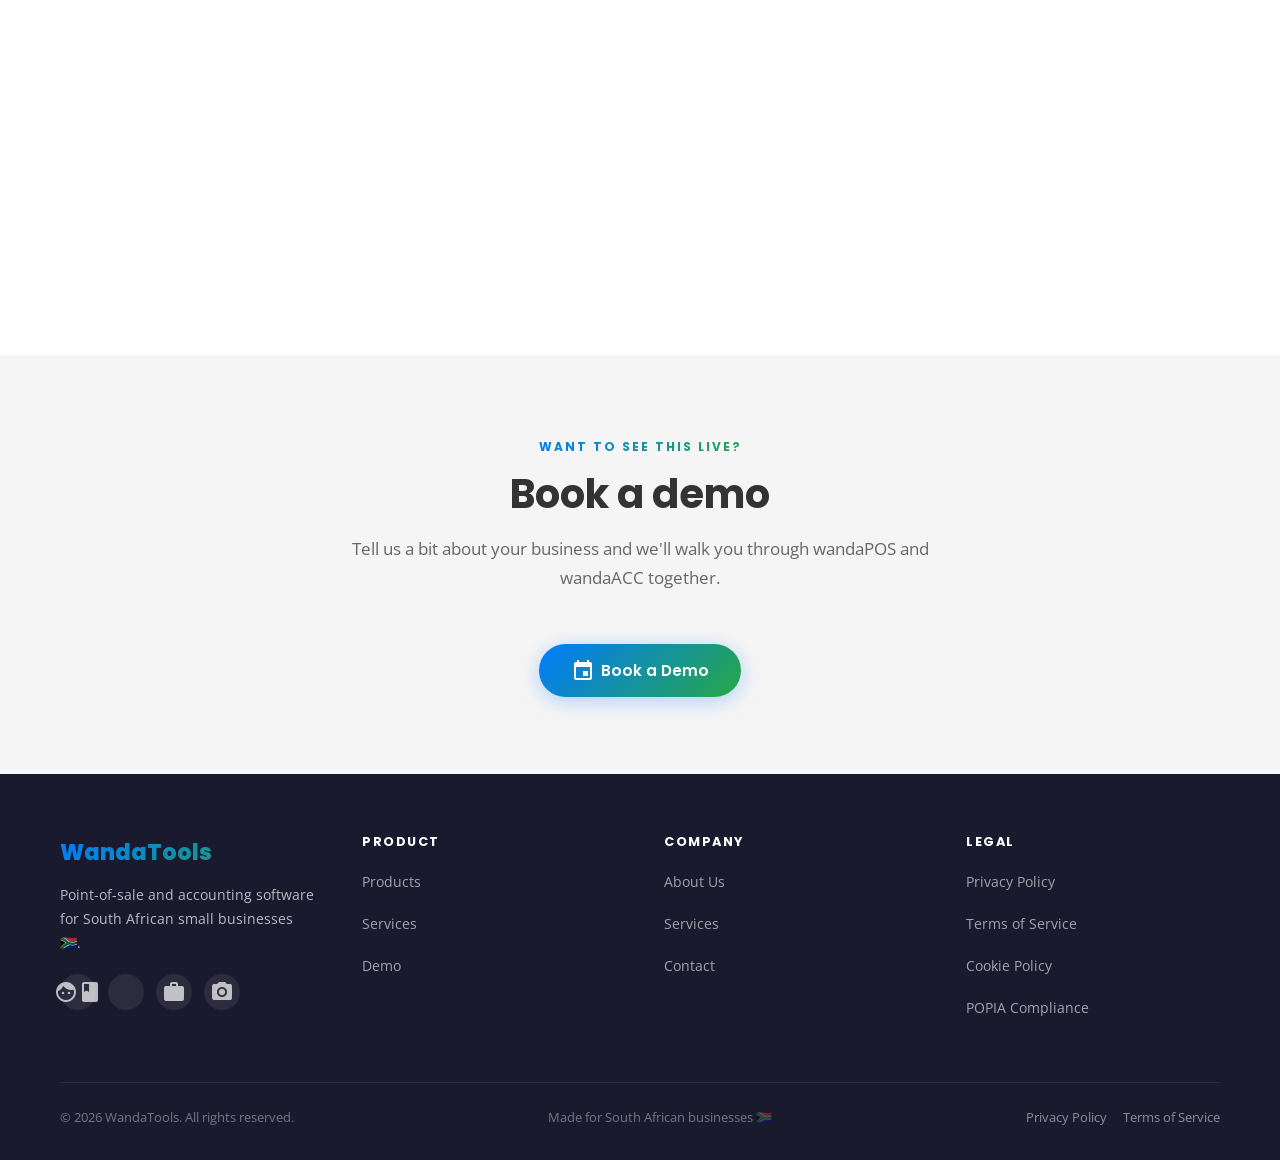
<file: demo.html>
<!DOCTYPE html>
<html lang="en">
<head>
  <meta charset="UTF-8" />
  <meta name="viewport" content="width=device-width, initial-scale=1.0" />
  <meta name="theme-color" content="#007BFF" />
  <title>Demo – WandaTools</title>
  <meta name="description" content="See how a sale flows from wandaPOS's till into wandaACC's ledger, invoices, and reports." />
  <link rel="stylesheet" href="styles.css?v=3" />
  <link href="https://fonts.googleapis.com/icon?family=Material+Icons" rel="stylesheet" />
  <style>
    .page-hero {
      background: linear-gradient(135deg, #007BFF, #28A745);
      padding: 80px 24px 60px;
      text-align: center;
      color: #ffffff;
    }
    .page-hero h1 { font-size: 2.2rem; margin-bottom: 12px; color: #ffffff; }
    .page-hero p  { font-size: 1.05rem; opacity: 0.9; max-width: 560px; margin: 0 auto; color: #ffffff; }

    .demo-steps { max-width: 900px; margin: 0 auto; }
    .demo-step {
      display: grid;
      grid-template-columns: 96px 1fr;
      gap: 28px;
      align-items: flex-start;
      margin-bottom: 56px;
    }
    .demo-step-num {
      width: 56px; height: 56px;
      border-radius: 50%;
      background: var(--gradient);
      color: #fff;
      display: flex; align-items: center; justify-content: center;
      font-family: 'Poppins', sans-serif;
      font-weight: 800;
      font-size: 1.3rem;
    }
    .demo-step-frame {
      border: 2px dashed var(--border);
      border-radius: var(--radius-lg);
      background: var(--grey-bg);
      min-height: 220px;
      display: flex;
      flex-direction: column;
      align-items: center;
      justify-content: center;
      gap: 10px;
      color: var(--light);
      margin-bottom: 20px;
    }
    .demo-step-frame i { font-size: 2.5rem; }
    .demo-step-frame span { font-size: 0.8rem; font-weight: 600; }
    .demo-step h3 { font-size: 1.2rem; margin-bottom: 8px; }
    .demo-step p  { color: var(--mid); font-size: 0.95rem; }

    @media (max-width: 600px) {
      .demo-step { grid-template-columns: 1fr; }
      .demo-step-num { margin-bottom: 8px; }
    }
  </style>
</head>
<body>

<!-- ══════════════════ LOADER ══════════════════ -->
<div id="siteLoader" class="site-loader">
  <div class="loader-word" aria-label="WandaTools">
    <span>W</span><span>a</span><span>n</span><span>d</span><span>a</span><span>T</span><span>o</span><span>o</span><span>l</span><span>s</span>
  </div>
</div>
<script>
  (function () {
    if (sessionStorage.getItem('wtLoaderSeen')) {
      var l = document.getElementById('siteLoader');
      if (l) l.style.display = 'none';
    } else {
      document.documentElement.classList.add('wt-loading');
      sessionStorage.setItem('wtLoaderSeen', '1');
    }
  })();
</script>

<nav class="navbar" role="navigation" aria-label="Main navigation">
  <div class="nav-inner">
    <a href="index.html" class="nav-logo">Wanda<span>Tools</span></a>
    <ul class="nav-links" role="list"></ul>
    <div id="navAuth"></div>
    <button class="nav-hamburger" id="hamburger" aria-label="Toggle menu" aria-expanded="false">
      <span></span><span></span><span></span>
    </button>
  </div>
  <div class="nav-mobile" id="mobileNav" aria-hidden="true"></div>
</nav>

<div class="page-content">

<section class="page-hero">
  <h1>See your financial blueprint in action</h1>
  <p>From a sale at the till to a bankable, loanable, investable report — here's the whole path, start to finish.</p>
</section>

<section class="section">
  <div class="container">
    <div class="demo-steps">

      <div class="demo-step fade-up">
        <div class="demo-step-num">1</div>
        <div>
          <div class="demo-step-frame">
            <i class="material-icons">point_of_sale</i>
            <span>Screenshot coming soon</span>
          </div>
          <h3>Ring up a sale in wandaPOS</h3>
          <p>Scan or search a product, take payment by cash, card, or on account — works exactly the same with or without a connection.</p>
        </div>
      </div>

      <div class="demo-step fade-up">
        <div class="demo-step-num">2</div>
        <div>
          <div class="demo-step-frame">
            <i class="material-icons">sync_alt</i>
            <span>Screenshot coming soon</span>
          </div>
          <h3>The sale posts straight into wandaACC's ledger</h3>
          <p>No exporting, no re-typing — the revenue and any VAT land in the right accounts automatically.</p>
        </div>
      </div>

      <div class="demo-step fade-up">
        <div class="demo-step-num">3</div>
        <div>
          <div class="demo-step-frame">
            <i class="material-icons">receipt_long</i>
            <span>Screenshot coming soon</span>
          </div>
          <h3>Send an invoice — VAT calculated automatically</h3>
          <p>Add line items, pick a client, and wandaACC works out the VAT at your business's rate before it goes out.</p>
        </div>
      </div>

      <div class="demo-step fade-up">
        <div class="demo-step-num">4</div>
        <div>
          <div class="demo-step-frame">
            <i class="material-icons">dashboard</i>
            <span>Screenshot coming soon</span>
          </div>
          <h3>Check the dashboard, or become bankable, loanable, investable, fundable</h3>
          <p>See cash balance, revenue, expenses, and VAT payable at a glance — or generate a Loan Readiness, Investment Readiness, or Tax Compliance PDF in one click.</p>
        </div>
      </div>

    </div>
  </div>
</section>

<section class="section section-grey">
  <div class="container">
    <div class="section-header center">
      <span class="section-label">Want to see this live?</span>
      <h2 class="section-title">Book a demo</h2>
      <p class="section-sub">Tell us a bit about your business and we'll walk you through wandaPOS and wandaACC together.</p>
    </div>
    <div style="text-align:center;">
      <a href="contact.html#contactFormWrap" class="btn btn-primary btn-pulse">
        <i class="material-icons">event</i> Book a Demo
      </a>
    </div>
  </div>
</section>

</div>

<footer>
  <div class="footer-inner">
    <div class="footer-top">
      <div class="footer-brand">
        <div class="logo">WandaTools</div>
        <p>Point-of-sale and accounting software for South African small businesses 🇿🇦.</p>
        <div class="footer-socials">
          <a href="#" class="social-icon" aria-label="Facebook"><i class="material-icons">facebook</i></a>
          <a href="#" class="social-icon" aria-label="Twitter/X"><i class="material-icons">tag</i></a>
          <a href="#" class="social-icon" aria-label="LinkedIn"><i class="material-icons">work</i></a>
          <a href="#" class="social-icon" aria-label="Instagram"><i class="material-icons">photo_camera</i></a>
        </div>
      </div>
      <div class="footer-col">
        <h4>Product</h4>
        <a href="products.html">Products</a>
        <a href="services.html">Services</a>
        <a href="demo.html">Demo</a>
      </div>
      <div class="footer-col">
        <h4>Company</h4>
        <a href="index.html#about">About Us</a>
        <a href="services.html">Services</a>
        <a href="contact.html">Contact</a>
      </div>
      <div class="footer-col">
        <h4>Legal</h4>
        <a href="#">Privacy Policy</a>
        <a href="#">Terms of Service</a>
        <a href="#">Cookie Policy</a>
        <a href="#">POPIA Compliance</a>
      </div>
    </div>
    <div class="footer-bottom">
      <span>© 2026 WandaTools. All rights reserved.</span>
      <span>Made for South African businesses 🇿🇦</span>
      <div style="display:flex;gap:16px;">
        <a href="#">Privacy Policy</a>
        <a href="#">Terms of Service</a>
      </div>
    </div>
  </div>
</footer>

<script src="nav.js?v=3"></script>
</body>
</html>
</file>
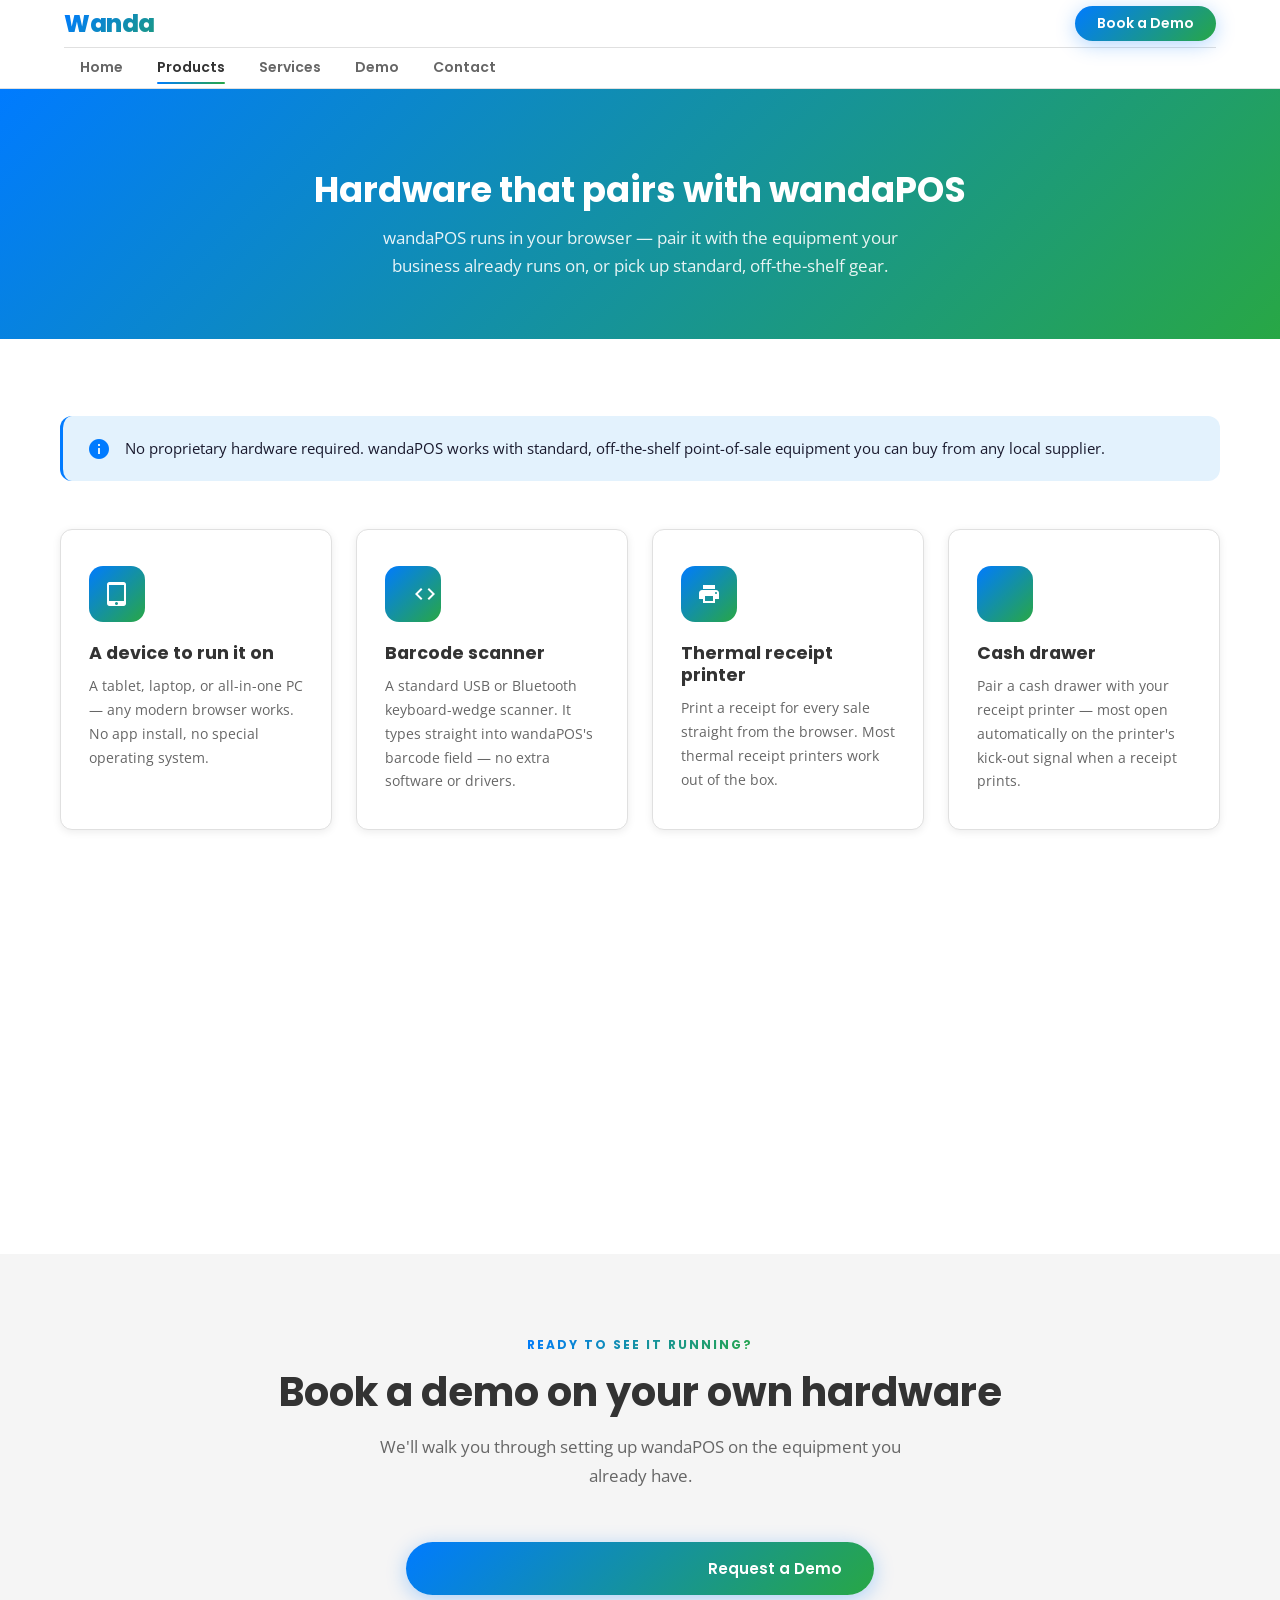
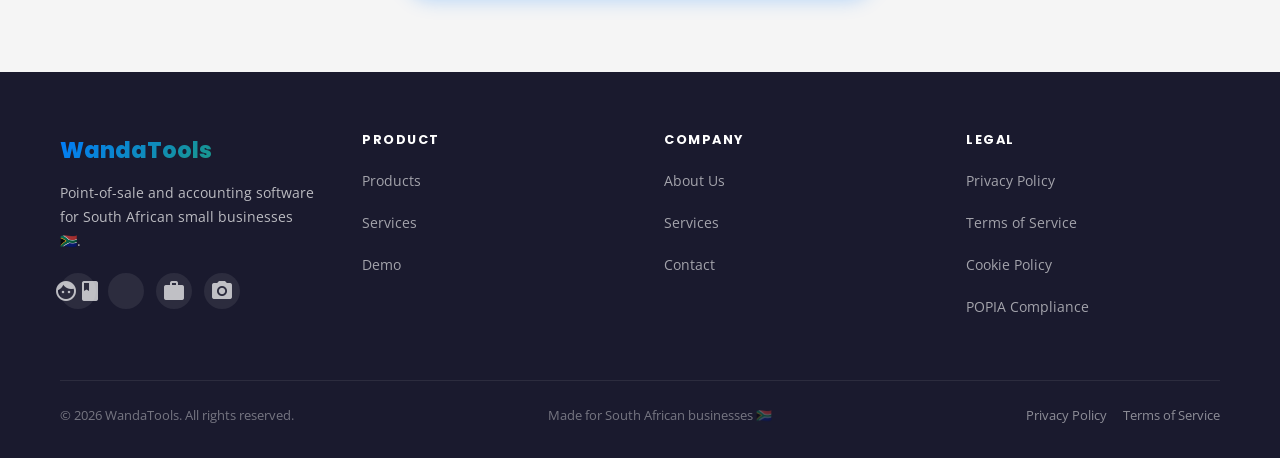
<file: products.html>
<!DOCTYPE html>
<html lang="en">
<head>
  <meta charset="UTF-8" />
  <meta name="viewport" content="width=device-width, initial-scale=1.0" />
  <meta name="theme-color" content="#007BFF" />
  <title>Products – WandaTools</title>
  <meta name="description" content="Hardware that pairs with wandaPOS — no proprietary equipment required." />
  <link rel="stylesheet" href="styles.css?v=3" />
  <link href="https://fonts.googleapis.com/icon?family=Material+Icons" rel="stylesheet" />
  <style>
    .page-hero {
      background: linear-gradient(135deg, #007BFF, #28A745);
      padding: 80px 24px 60px;
      text-align: center;
      color: #ffffff;
    }
    .page-hero h1 { font-size: 2.2rem; margin-bottom: 12px; color: #ffffff; }
    .page-hero p  { font-size: 1.05rem; opacity: 0.9; max-width: 560px; margin: 0 auto; color: #ffffff; }

    .callout {
      background: #E3F2FD;
      border-left: 3px solid var(--blue);
      border-radius: 12px;
      padding: 20px 24px;
      display: flex;
      align-items: center;
      gap: 14px;
      margin-bottom: 48px;
    }
    .callout i { font-size: 1.5rem; color: var(--blue); flex-shrink: 0; }
    .callout p { color: #1a1a2e; font-size: 0.95rem; margin: 0; }
  </style>
</head>
<body>

<!-- ══════════════════ LOADER ══════════════════ -->
<div id="siteLoader" class="site-loader">
  <div class="loader-word" aria-label="WandaTools">
    <span>W</span><span>a</span><span>n</span><span>d</span><span>a</span><span>T</span><span>o</span><span>o</span><span>l</span><span>s</span>
  </div>
</div>
<script>
  (function () {
    if (sessionStorage.getItem('wtLoaderSeen')) {
      var l = document.getElementById('siteLoader');
      if (l) l.style.display = 'none';
    } else {
      document.documentElement.classList.add('wt-loading');
      sessionStorage.setItem('wtLoaderSeen', '1');
    }
  })();
</script>

<nav class="navbar" role="navigation" aria-label="Main navigation">
  <div class="nav-inner">
    <a href="index.html" class="nav-logo">Wanda<span>Tools</span></a>
    <ul class="nav-links" role="list"></ul>
    <div id="navAuth"></div>
    <button class="nav-hamburger" id="hamburger" aria-label="Toggle menu" aria-expanded="false">
      <span></span><span></span><span></span>
    </button>
  </div>
  <div class="nav-mobile" id="mobileNav" aria-hidden="true"></div>
</nav>

<div class="page-content">

<section class="page-hero">
  <h1>Hardware that pairs with wandaPOS</h1>
  <p>wandaPOS runs in your browser — pair it with the equipment your business already runs on, or pick up standard, off-the-shelf gear.</p>
</section>

<section class="section">
  <div class="container">

    <div class="callout">
      <i class="material-icons">info</i>
      <p>No proprietary hardware required. wandaPOS works with standard, off-the-shelf point-of-sale equipment you can buy from any local supplier.</p>
    </div>

    <div class="card-grid">

      <div class="card feat-card fade-up">
        <div class="icon-wrap"><i class="material-icons">tablet_mac</i></div>
        <h3>A device to run it on</h3>
        <p>A tablet, laptop, or all-in-one PC — any modern browser works. No app install, no special operating system.</p>
      </div>

      <div class="card feat-card fade-up">
        <div class="icon-wrap"><i class="material-icons">qr_code_scanner</i></div>
        <h3>Barcode scanner</h3>
        <p>A standard USB or Bluetooth keyboard-wedge scanner. It types straight into wandaPOS's barcode field — no extra software or drivers.</p>
      </div>

      <div class="card feat-card fade-up">
        <div class="icon-wrap"><i class="material-icons">print</i></div>
        <h3>Thermal receipt printer</h3>
        <p>Print a receipt for every sale straight from the browser. Most thermal receipt printers work out of the box.</p>
      </div>

      <div class="card feat-card fade-up">
        <div class="icon-wrap"><i class="material-icons">inventory_2</i></div>
        <h3>Cash drawer</h3>
        <p>Pair a cash drawer with your receipt printer — most open automatically on the printer's kick-out signal when a receipt prints.</p>
      </div>

      <div class="card feat-card fade-up">
        <div class="icon-wrap"><i class="material-icons">credit_card</i></div>
        <h3>Card payment terminal</h3>
        <p>Keep using your existing bank card machine for card transactions — wandaPOS records the payment method against the sale.</p>
      </div>

    </div>
  </div>
</section>

<section class="section section-grey">
  <div class="container">
    <div class="section-header center">
      <span class="section-label">Ready to see it running?</span>
      <h2 class="section-title">Book a demo on your own hardware</h2>
      <p class="section-sub">We'll walk you through setting up wandaPOS on the equipment you already have.</p>
    </div>
    <div style="text-align:center;">
      <a href="demo.html" class="btn btn-primary btn-pulse">
        <i class="material-icons">play_circle</i> Request a Demo
      </a>
    </div>
  </div>
</section>

</div>

<footer>
  <div class="footer-inner">
    <div class="footer-top">
      <div class="footer-brand">
        <div class="logo">WandaTools</div>
        <p>Point-of-sale and accounting software for South African small businesses 🇿🇦.</p>
        <div class="footer-socials">
          <a href="#" class="social-icon" aria-label="Facebook"><i class="material-icons">facebook</i></a>
          <a href="#" class="social-icon" aria-label="Twitter/X"><i class="material-icons">tag</i></a>
          <a href="#" class="social-icon" aria-label="LinkedIn"><i class="material-icons">work</i></a>
          <a href="#" class="social-icon" aria-label="Instagram"><i class="material-icons">photo_camera</i></a>
        </div>
      </div>
      <div class="footer-col">
        <h4>Product</h4>
        <a href="products.html">Products</a>
        <a href="services.html">Services</a>
        <a href="demo.html">Demo</a>
      </div>
      <div class="footer-col">
        <h4>Company</h4>
        <a href="index.html#about">About Us</a>
        <a href="services.html">Services</a>
        <a href="contact.html">Contact</a>
      </div>
      <div class="footer-col">
        <h4>Legal</h4>
        <a href="#">Privacy Policy</a>
        <a href="#">Terms of Service</a>
        <a href="#">Cookie Policy</a>
        <a href="#">POPIA Compliance</a>
      </div>
    </div>
    <div class="footer-bottom">
      <span>© 2026 WandaTools. All rights reserved.</span>
      <span>Made for South African businesses 🇿🇦</span>
      <div style="display:flex;gap:16px;">
        <a href="#">Privacy Policy</a>
        <a href="#">Terms of Service</a>
      </div>
    </div>
  </div>
</footer>

<script src="nav.js?v=3"></script>
</body>
</html>
</file>
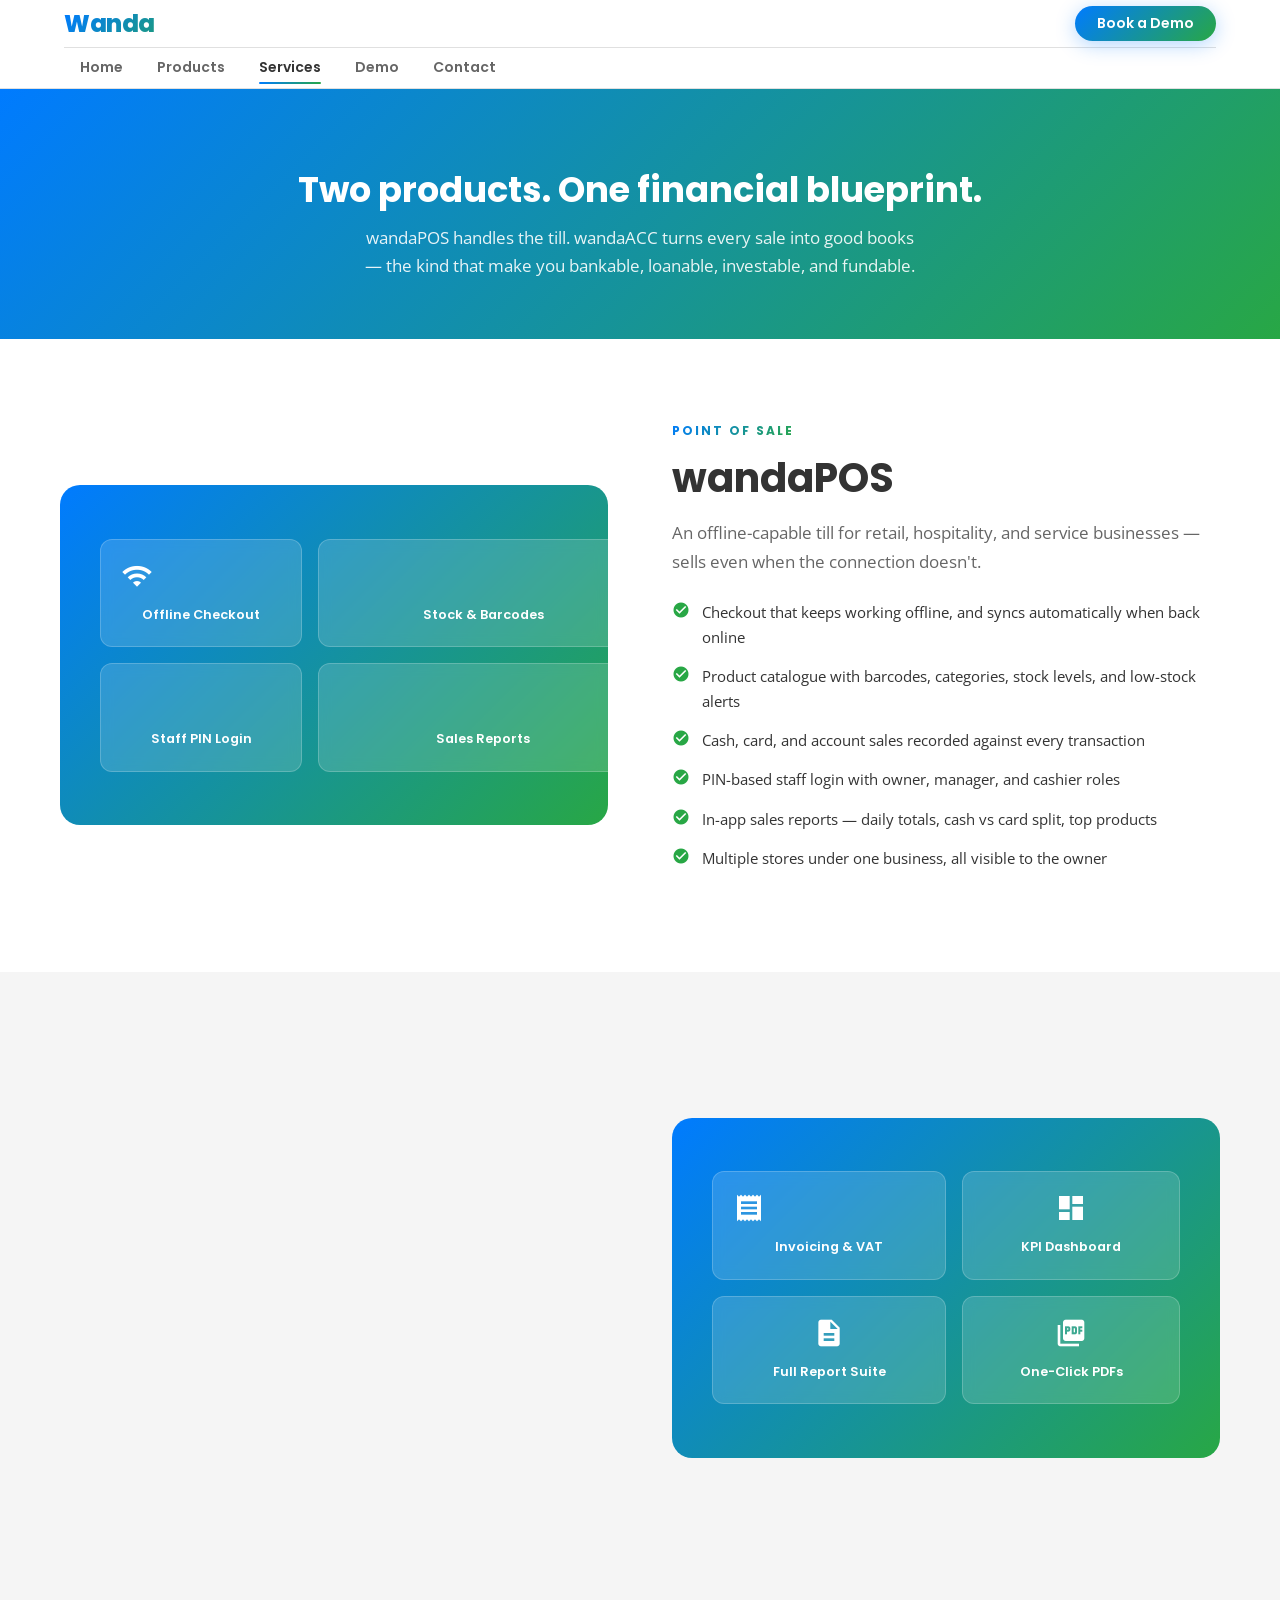
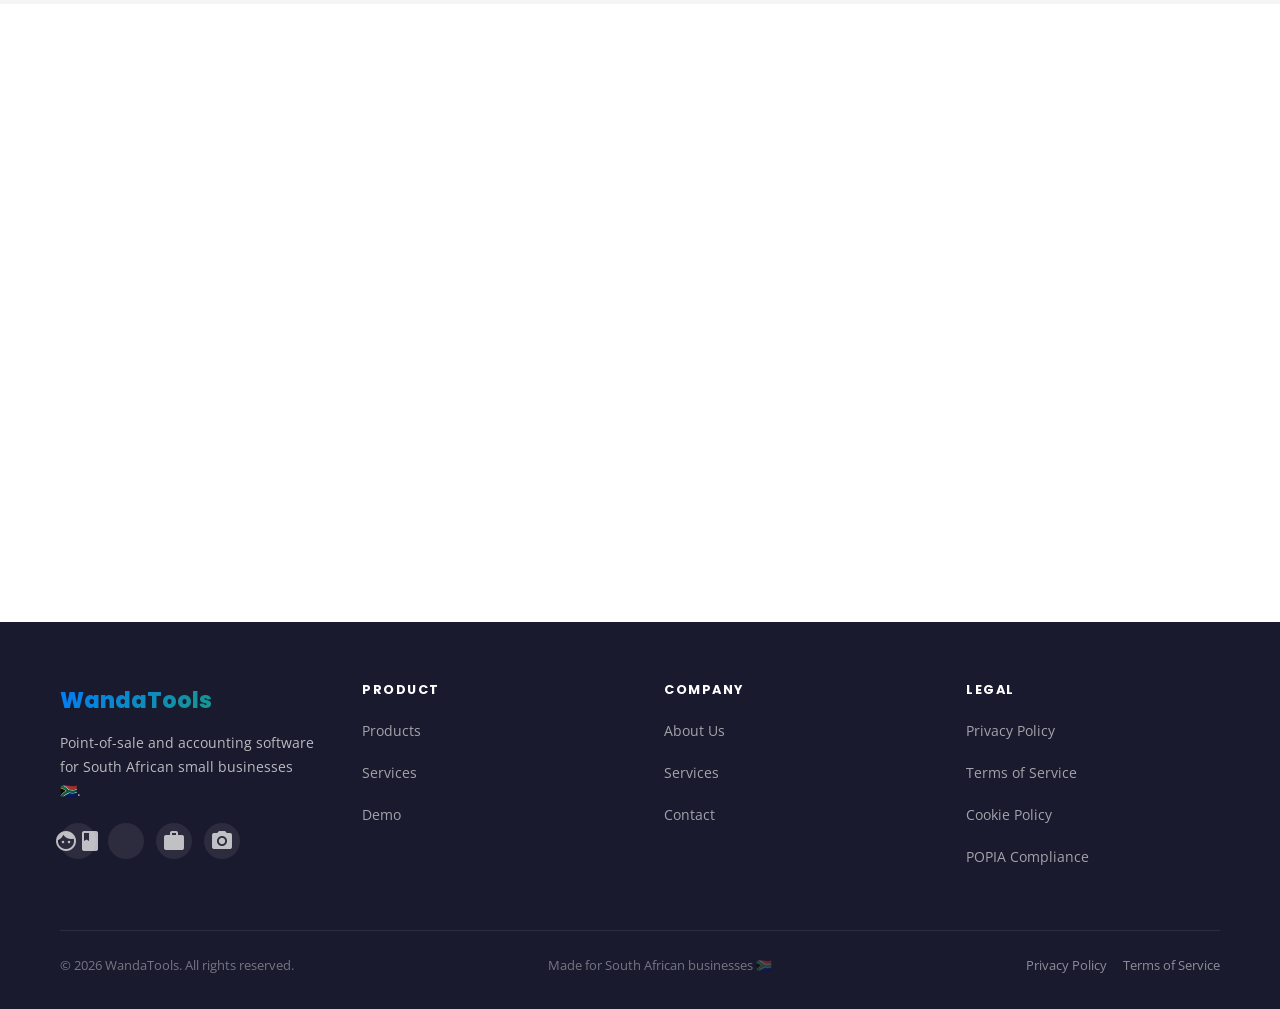
<file: services.html>
<!DOCTYPE html>
<html lang="en">
<head>
  <meta charset="UTF-8" />
  <meta name="viewport" content="width=device-width, initial-scale=1.0" />
  <meta name="theme-color" content="#007BFF" />
  <title>Services – WandaTools</title>
  <meta name="description" content="wandaPOS and wandaACC: offline-capable point of sale and VAT-ready accounting, working together." />
  <link rel="stylesheet" href="styles.css?v=3" />
  <link href="https://fonts.googleapis.com/icon?family=Material+Icons" rel="stylesheet" />
  <style>
    .page-hero {
      background: linear-gradient(135deg, #007BFF, #28A745);
      padding: 80px 24px 60px;
      text-align: center;
      color: #ffffff;
    }
    .page-hero h1 { font-size: 2.2rem; margin-bottom: 12px; color: #ffffff; }
    .page-hero p  { font-size: 1.05rem; opacity: 0.9; max-width: 560px; margin: 0 auto; color: #ffffff; }

    .svc-wrap {
      display: grid;
      grid-template-columns: 1fr 1fr;
      gap: 64px;
      align-items: center;
    }
    .svc-wrap.reverse .svc-visual { order: 2; }
    .svc-wrap.reverse .svc-text   { order: 1; }
    .svc-visual {
      border-radius: var(--radius-lg);
      background: var(--gradient);
      min-height: 340px;
      display: flex; align-items: center; justify-content: center;
      padding: 40px; position: relative; overflow: hidden;
    }
    .svc-icon-grid {
      display: grid;
      grid-template-columns: 1fr 1fr;
      gap: 16px; position: relative; z-index: 1; width: 100%;
    }
    .svc-icon-tile {
      background: rgba(255,255,255,0.15);
      backdrop-filter: blur(6px);
      border: 1px solid rgba(255,255,255,0.2);
      border-radius: var(--radius);
      padding: 20px; text-align: center; color: var(--white);
    }
    .svc-icon-tile i  { font-size: 2rem; display: block; margin-bottom: 8px; }
    .svc-icon-tile span { font-size: 0.8rem; font-weight: 600; font-family: 'Poppins', sans-serif; }
    .svc-checks { margin: 24px 0; }
    .svc-check {
      display: flex; align-items: flex-start; gap: 12px;
      margin-bottom: 14px; font-size: 0.95rem;
    }
    .svc-check i { color: var(--green); font-size: 1.1rem; flex-shrink: 0; margin-top: 2px; }

    .together {
      background: var(--grey-bg);
      border-radius: var(--radius-lg);
      padding: 48px;
      text-align: center;
      margin-top: 24px;
    }
    .together .icon-wrap {
      width: 64px; height: 64px;
      border-radius: 16px;
      background: var(--gradient);
      display: flex; align-items: center; justify-content: center;
      margin: 0 auto 20px; font-size: 1.8rem; color: var(--white);
    }

    @media (max-width: 768px) {
      .svc-wrap, .svc-wrap.reverse { grid-template-columns: 1fr; }
      .svc-wrap.reverse .svc-visual { order: 1; }
      .svc-wrap.reverse .svc-text   { order: 2; }
      .svc-visual { min-height: 240px; }
    }
  </style>
</head>
<body>

<!-- ══════════════════ LOADER ══════════════════ -->
<div id="siteLoader" class="site-loader">
  <div class="loader-word" aria-label="WandaTools">
    <span>W</span><span>a</span><span>n</span><span>d</span><span>a</span><span>T</span><span>o</span><span>o</span><span>l</span><span>s</span>
  </div>
</div>
<script>
  (function () {
    if (sessionStorage.getItem('wtLoaderSeen')) {
      var l = document.getElementById('siteLoader');
      if (l) l.style.display = 'none';
    } else {
      document.documentElement.classList.add('wt-loading');
      sessionStorage.setItem('wtLoaderSeen', '1');
    }
  })();
</script>

<nav class="navbar" role="navigation" aria-label="Main navigation">
  <div class="nav-inner">
    <a href="index.html" class="nav-logo">Wanda<span>Tools</span></a>
    <ul class="nav-links" role="list"></ul>
    <div id="navAuth"></div>
    <button class="nav-hamburger" id="hamburger" aria-label="Toggle menu" aria-expanded="false">
      <span></span><span></span><span></span>
    </button>
  </div>
  <div class="nav-mobile" id="mobileNav" aria-hidden="true"></div>
</nav>

<div class="page-content">

<section class="page-hero">
  <h1>Two products. One financial blueprint.</h1>
  <p>wandaPOS handles the till. wandaACC turns every sale into good books — the kind that make you bankable, loanable, investable, and fundable.</p>
</section>

<!-- wandaPOS -->
<section class="section">
  <div class="container">
    <div class="svc-wrap">
      <div class="svc-visual">
        <div class="svc-icon-grid">
          <div class="svc-icon-tile"><i class="material-icons">wifi_off</i><span>Offline Checkout</span></div>
          <div class="svc-icon-tile"><i class="material-icons">inventory</i><span>Stock &amp; Barcodes</span></div>
          <div class="svc-icon-tile"><i class="material-icons">badge</i><span>Staff PIN Login</span></div>
          <div class="svc-icon-tile"><i class="material-icons">bar_chart</i><span>Sales Reports</span></div>
        </div>
      </div>
      <div class="svc-text fade-up">
        <span class="section-label">Point of Sale</span>
        <h2 class="section-title">wandaPOS</h2>
        <p class="section-sub">An offline-capable till for retail, hospitality, and service businesses — sells even when the connection doesn't.</p>
        <div class="svc-checks">
          <div class="svc-check"><i class="material-icons">check_circle</i><span>Checkout that keeps working offline, and syncs automatically when back online</span></div>
          <div class="svc-check"><i class="material-icons">check_circle</i><span>Product catalogue with barcodes, categories, stock levels, and low-stock alerts</span></div>
          <div class="svc-check"><i class="material-icons">check_circle</i><span>Cash, card, and account sales recorded against every transaction</span></div>
          <div class="svc-check"><i class="material-icons">check_circle</i><span>PIN-based staff login with owner, manager, and cashier roles</span></div>
          <div class="svc-check"><i class="material-icons">check_circle</i><span>In-app sales reports — daily totals, cash vs card split, top products</span></div>
          <div class="svc-check"><i class="material-icons">check_circle</i><span>Multiple stores under one business, all visible to the owner</span></div>
        </div>
      </div>
    </div>
  </div>
</section>

<!-- wandaACC -->
<section class="section section-grey">
  <div class="container">
    <div class="svc-wrap reverse">
      <div class="svc-visual">
        <div class="svc-icon-grid">
          <div class="svc-icon-tile"><i class="material-icons">receipt_long</i><span>Invoicing &amp; VAT</span></div>
          <div class="svc-icon-tile"><i class="material-icons">dashboard</i><span>KPI Dashboard</span></div>
          <div class="svc-icon-tile"><i class="material-icons">description</i><span>Full Report Suite</span></div>
          <div class="svc-icon-tile"><i class="material-icons">picture_as_pdf</i><span>One-Click PDFs</span></div>
        </div>
      </div>
      <div class="svc-text fade-up">
        <span class="section-label">Accounting</span>
        <h2 class="section-title">wandaACC</h2>
        <p class="section-sub">A real ledger built around your sales — invoicing, VAT, expenses, and the reports your bank or SARS will ask for.</p>
        <div class="svc-checks">
          <div class="svc-check"><i class="material-icons">check_circle</i><span>A proper chart of accounts and journal, double-entry underneath</span></div>
          <div class="svc-check"><i class="material-icons">check_circle</i><span>Invoices with VAT calculated automatically, at your business's rate</span></div>
          <div class="svc-check"><i class="material-icons">check_circle</i><span>Expense tracking, split by category, with VAT accounted for</span></div>
          <div class="svc-check"><i class="material-icons">check_circle</i><span>A dashboard with the KPIs that matter — cash balance, revenue, expenses, VAT payable</span></div>
          <div class="svc-check"><i class="material-icons">check_circle</i><span>Income Statement, Balance Sheet, Cash Flow, and Trial Balance reports</span></div>
          <div class="svc-check"><i class="material-icons">check_circle</i><span>One-click Loan Readiness, Investment Readiness, and Tax Compliance PDF exports — bankable, loanable, investable, and fundable, on demand</span></div>
        </div>
      </div>
    </div>
  </div>
</section>

<!-- Together -->
<section class="section">
  <div class="container">
    <div class="together fade-up">
      <div class="icon-wrap"><i class="material-icons">sync_alt</i></div>
      <h2 class="section-title">Good books every day. Keep investors your way.</h2>
      <p class="section-sub" style="margin:0 auto 28px;">
        A sale rung up in wandaPOS posts straight into wandaACC's ledger — the revenue, the VAT, and the cash all land
        in the right place without anyone re-typing a thing. That's the daily habit behind every Loan Readiness,
        Investment Readiness, and Tax Compliance report you'll ever need.
      </p>
      <a href="demo.html" class="btn btn-primary btn-pulse">
        <i class="material-icons">play_circle</i> See it in a Demo
      </a>
    </div>
  </div>
</section>

</div>

<footer>
  <div class="footer-inner">
    <div class="footer-top">
      <div class="footer-brand">
        <div class="logo">WandaTools</div>
        <p>Point-of-sale and accounting software for South African small businesses 🇿🇦.</p>
        <div class="footer-socials">
          <a href="#" class="social-icon" aria-label="Facebook"><i class="material-icons">facebook</i></a>
          <a href="#" class="social-icon" aria-label="Twitter/X"><i class="material-icons">tag</i></a>
          <a href="#" class="social-icon" aria-label="LinkedIn"><i class="material-icons">work</i></a>
          <a href="#" class="social-icon" aria-label="Instagram"><i class="material-icons">photo_camera</i></a>
        </div>
      </div>
      <div class="footer-col">
        <h4>Product</h4>
        <a href="products.html">Products</a>
        <a href="services.html">Services</a>
        <a href="demo.html">Demo</a>
      </div>
      <div class="footer-col">
        <h4>Company</h4>
        <a href="index.html#about">About Us</a>
        <a href="services.html">Services</a>
        <a href="contact.html">Contact</a>
      </div>
      <div class="footer-col">
        <h4>Legal</h4>
        <a href="#">Privacy Policy</a>
        <a href="#">Terms of Service</a>
        <a href="#">Cookie Policy</a>
        <a href="#">POPIA Compliance</a>
      </div>
    </div>
    <div class="footer-bottom">
      <span>© 2026 WandaTools. All rights reserved.</span>
      <span>Made for South African businesses 🇿🇦</span>
      <div style="display:flex;gap:16px;">
        <a href="#">Privacy Policy</a>
        <a href="#">Terms of Service</a>
      </div>
    </div>
  </div>
</footer>

<script src="nav.js?v=3"></script>
</body>
</html>
</file>
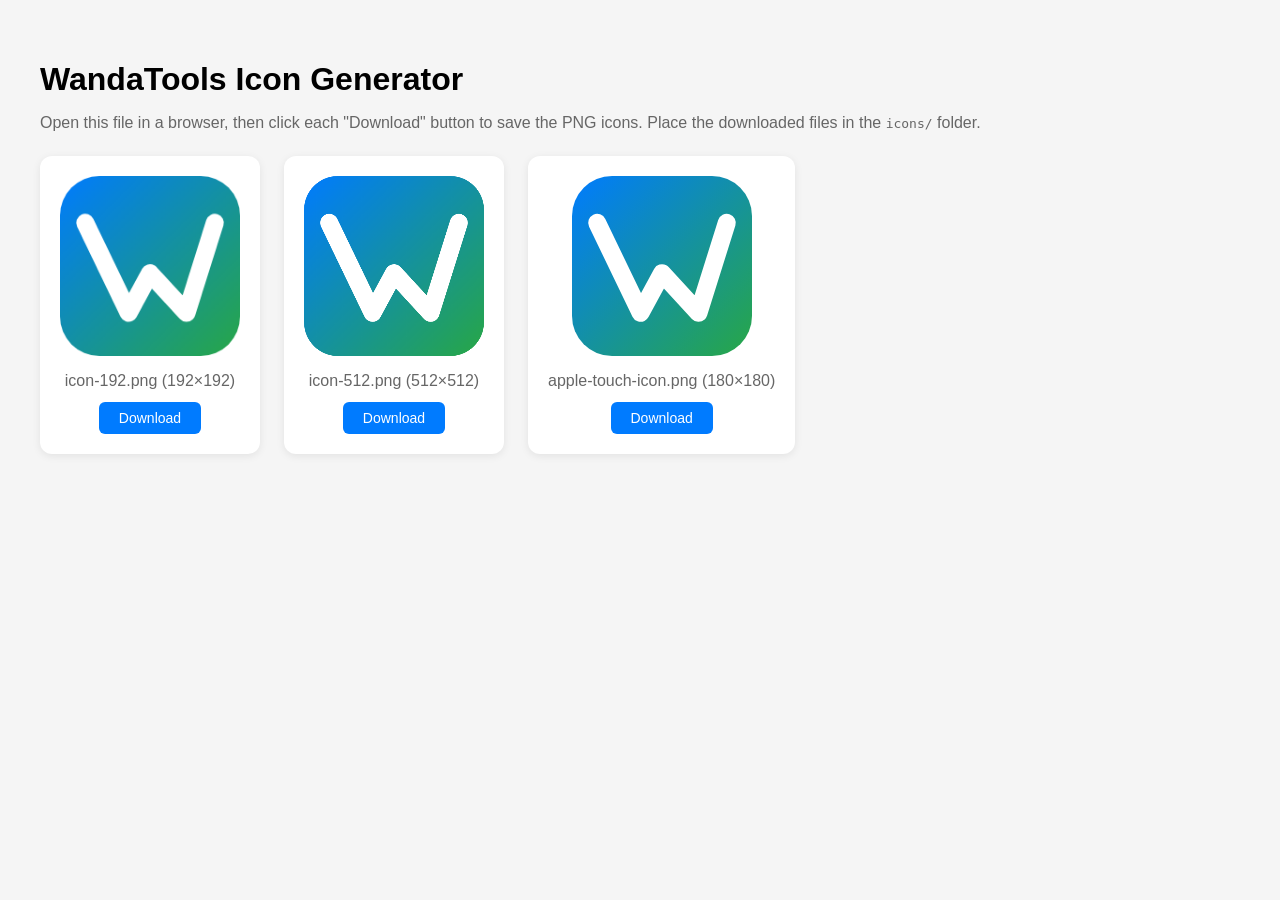
<file: icons/generate-icons.html>
<!DOCTYPE html>
<html lang="en">
<head>
  <meta charset="UTF-8" />
  <meta name="viewport" content="width=device-width, initial-scale=1.0" />
  <title>WandaTools Icon Generator</title>
  <style>
    body { font-family: sans-serif; padding: 32px; background: #f5f5f5; }
    h1   { margin-bottom: 8px; }
    p    { color: #666; margin-bottom: 24px; }
    .grid { display: flex; flex-wrap: wrap; gap: 24px; }
    .card {
      background: #fff; border-radius: 12px; padding: 20px; text-align: center;
      box-shadow: 0 2px 8px rgba(0,0,0,.08);
    }
    canvas { display: block; margin: 0 auto 12px; border-radius: 12px; }
    button {
      background: #007BFF; color: #fff; border: none; padding: 8px 20px;
      border-radius: 6px; cursor: pointer; font-size: 14px;
    }
    button:hover { background: #0056cc; }
  </style>
</head>
<body>
  <h1>WandaTools Icon Generator</h1>
  <p>
    Open this file in a browser, then click each "Download" button to save the
    PNG icons. Place the downloaded files in the <code>icons/</code> folder.
  </p>
  <div class="grid" id="grid"></div>

<script>
  const sizes = [
    { size: 192,  name: 'icon-192.png',         radius: 42  },
    { size: 512,  name: 'icon-512.png',          radius: 96  },
    { size: 180,  name: 'apple-touch-icon.png',  radius: 40  },
  ];

  function drawIcon(canvas, size, cornerRadius) {
    const ctx  = canvas.getContext('2d');
    const half = size / 2;

    // Rounded background
    const grad = ctx.createLinearGradient(0, 0, size, size);
    grad.addColorStop(0, '#007BFF');
    grad.addColorStop(1, '#28A745');

    ctx.beginPath();
    ctx.roundRect(0, 0, size, size, cornerRadius);
    ctx.fillStyle = grad;
    ctx.fill();

    // W lettermark
    const pad   = size * 0.14;
    const top   = size * 0.26;
    const bot   = size * 0.76;
    const midY  = size * 0.54;
    const lw    = size * 0.10;

    ctx.strokeStyle   = 'white';
    ctx.lineWidth     = lw;
    ctx.lineCap       = 'round';
    ctx.lineJoin      = 'round';

    ctx.beginPath();
    ctx.moveTo(pad, top);
    ctx.lineTo(half * 0.65 + pad * 0.4, bot);
    ctx.lineTo(half, midY);
    ctx.lineTo(half * 1.35 + pad * 0.2, bot);
    ctx.lineTo(size - pad, top);
    ctx.stroke();
  }

  const grid = document.getElementById('grid');

  sizes.forEach(({ size, name, radius }) => {
    const card   = document.createElement('div');
    card.className = 'card';

    const canvas = document.createElement('canvas');
    canvas.width  = size;
    canvas.height = size;
    canvas.style.width  = Math.min(size, 180) + 'px';
    canvas.style.height = Math.min(size, 180) + 'px';

    drawIcon(canvas, size, radius);

    const label = document.createElement('p');
    label.textContent = `${name} (${size}×${size})`;
    label.style.marginBottom = '12px';

    const btn = document.createElement('button');
    btn.textContent = 'Download';
    btn.addEventListener('click', () => {
      const link = document.createElement('a');
      link.download = name;
      link.href = canvas.toDataURL('image/png');
      link.click();
    });

    card.appendChild(canvas);
    card.appendChild(label);
    card.appendChild(btn);
    grid.appendChild(card);
  });
</script>
</body>
</html>
</file>
<file: styles.css>
/* ============================================================
   WandaTools – Shared Stylesheet
   Mobile-first, no hamburger, always-visible nav
   ============================================================ */

@import url('https://fonts.googleapis.com/css2?family=Poppins:wght@400;600;700;800&family=Open+Sans:wght@400;500;600&display=swap');

/* ── Reset & Base ── */
*, *::before, *::after { box-sizing: border-box; margin: 0; padding: 0; }

:root {
  --white:      #FFFFFF;
  --grey-bg:    #F5F5F5;
  --dark:       #333333;
  --mid:        #666666;
  --light:      #AAAAAA;
  --border:     #E0E0E0;
  --blue:       #007BFF;
  --green:      #28A745;
  --red:        #DC3545;
  --gradient:   linear-gradient(135deg, #007BFF 0%, #28A745 100%);
  --gradient-r: linear-gradient(135deg, #28A745 0%, #007BFF 100%);
  --shadow-sm:  0 2px 8px rgba(0,0,0,0.08);
  --shadow-md:  0 6px 24px rgba(0,0,0,0.12);
  --shadow-lg:  0 12px 40px rgba(0,0,0,0.16);
  --radius:     12px;
  --radius-lg:  20px;
  --transition: 0.3s cubic-bezier(0.4, 0, 0.2, 1);

  /* Fluid spacing scale */
  --space-xs:  clamp(0.25rem, 1vw, 0.5rem);
  --space-sm:  clamp(0.5rem,  2vw, 1rem);
  --space-md:  clamp(1rem,    3vw, 1.5rem);
  --space-lg:  clamp(1.5rem,  4vw, 2.5rem);
  --space-xl:  clamp(2rem,    6vw, 5rem);
}

html { scroll-behavior: smooth; }

body {
  font-family: 'Open Sans', sans-serif;
  color: var(--dark);
  background: var(--white);
  line-height: 1.65;
  font-size: clamp(0.875rem, 2vw, 1rem);
}

h1, h2, h3, h4, h5 {
  font-family: 'Poppins', sans-serif;
  line-height: 1.25;
  font-weight: 700;
}

a { color: inherit; text-decoration: none; }
img { display: block; max-width: 100%; }
ul { list-style: none; }

/* ── Gradient Text ── */
.grad-text {
  background: var(--gradient);
  -webkit-background-clip: text;
  -webkit-text-fill-color: transparent;
  background-clip: text;
}

/* ══════════════════════════════════════════════════════════
   BUTTONS — fluid padding, touch-friendly min size
   ══════════════════════════════════════════════════════════ */
.btn {
  display: inline-flex;
  align-items: center;
  justify-content: center;
  gap: 6px;
  padding: clamp(0.5rem, 2vw, 0.875rem) clamp(0.75rem, 3vw, 2rem);
  border-radius: 50px;
  font-family: 'Poppins', sans-serif;
  font-weight: 600;
  font-size: clamp(0.75rem, 2vw, 0.95rem);
  cursor: pointer;
  border: none;
  transition: var(--transition);
  position: relative;
  overflow: hidden;
  text-decoration: none;
  /* Touch-friendly: min tap target */
  min-height: 44px;
  white-space: nowrap;
  -webkit-tap-highlight-color: transparent;
}

.btn-primary {
  background: var(--gradient);
  color: var(--white);
  box-shadow: 0 4px 20px rgba(0,123,255,0.3);
}
.btn-primary:hover  { transform: translateY(-2px); box-shadow: 0 8px 30px rgba(0,123,255,0.45); }
.btn-primary:active { transform: translateY(0); box-shadow: 0 2px 10px rgba(0,123,255,0.3); }

.btn-outline {
  background: transparent;
  color: var(--blue);
  border: 2px solid var(--blue);
}
.btn-outline:hover  { background: var(--gradient); color: var(--white); border-color: transparent; transform: translateY(-2px); }
.btn-outline:active { transform: translateY(0); }

.btn-ghost {
  background: rgba(255,255,255,0.15);
  color: var(--white);
  border: 2px solid rgba(255,255,255,0.4);
  backdrop-filter: blur(4px);
}
.btn-ghost:hover  { background: rgba(255,255,255,0.25); transform: translateY(-2px); }
.btn-ghost:active { transform: translateY(0); }

.btn-sm { padding: 0.4rem 1rem; font-size: 0.75rem; min-height: 36px; }

.btn-danger {
  background: var(--red);
  color: var(--white);
  box-shadow: 0 4px 16px rgba(220,53,69,0.25);
}
.btn-danger:hover  { transform: translateY(-2px); box-shadow: 0 6px 24px rgba(220,53,69,0.4); }
.btn-danger:active { transform: translateY(0); }

.btn-pulse { animation: pulse-glow 2.5s ease-in-out infinite; }

/* ══════════════════════════════════════════════════════════
   NAVBAR — two rows at ALL screen sizes
   Row 1: Logo (left)  +  Auth buttons (right)
   Row 2: Nav links (left-aligned, full width)
   ══════════════════════════════════════════════════════════ */

:root {
  --nav-row1:    48px;   /* logo + auth row          */
  --nav-row2:    40px;   /* nav links row            */
  --nav-h-total: 88px;   /* row1 + row2              */
}

.navbar {
  position: fixed;
  top: 0; left: 0; right: 0;
  z-index: 1000;
  background: rgba(255,255,255,0.97);
  backdrop-filter: blur(12px);
  -webkit-backdrop-filter: blur(12px);
  border-bottom: 1px solid var(--border);
  transition: box-shadow var(--transition);
}
.navbar.scrolled { box-shadow: var(--shadow-md); }

/* nav-inner: two stacked rows */
.nav-inner {
  max-width: 1200px;
  margin: 0 auto;
  padding: 0 clamp(0.75rem, 4vw, 1.5rem);
  display: flex;
  flex-direction: column;
}

/* ── Row 1: Logo  +  Auth buttons ── */
.nav-logo-row {
  display: flex;
  align-items: center;
  justify-content: space-between;
  height: var(--nav-row1);
  border-bottom: 1px solid var(--border);
  gap: 12px;
}

/* ── Row 2: Nav links — swipeable / scrollable ── */
.nav-links-row {
  display: flex;
  align-items: center;
  height: var(--nav-row2);
  gap: 0;
  /* Swipe left/right to reach all links on small screens */
  overflow-x: auto;
  overflow-y: hidden;
  -webkit-overflow-scrolling: touch; /* iOS momentum scroll */
  scroll-behavior: smooth;
  scrollbar-width: none;             /* hide scrollbar — Firefox */
}
.nav-links-row::-webkit-scrollbar { display: none; } /* Chrome / Safari */

/* Logo */
.nav-logo {
  font-family: 'Poppins', sans-serif;
  font-size: clamp(1.1rem, 4vw, 1.5rem);
  font-weight: 800;
  background: var(--gradient);
  -webkit-background-clip: text;
  -webkit-text-fill-color: transparent;
  background-clip: text;
  letter-spacing: -0.5px;
  white-space: nowrap;
  line-height: 1;
  flex-shrink: 0;
}
.nav-logo span { font-weight: 400; opacity: 0.7; }

/* Auth wrap (row 1 right side) */
.nav-auth-wrap {
  display: flex;
  gap: clamp(0.25rem, 2vw, 0.625rem);
  align-items: center;
  flex-shrink: 0;
}

.nav-cta {
  padding: 0.35rem clamp(0.6rem, 2.5vw, 1.375rem);
  font-size: clamp(0.7rem, 2.5vw, 0.875rem);
  min-height: 34px;
}

/* Nav links list (row 2) — never wraps, scrolls inside nav-links-row */
.nav-links {
  display: flex;
  align-items: center;
  gap: 2px;
  flex-wrap: nowrap;      /* one line always — row handles overflow scroll */
  flex-shrink: 0;         /* don't compress links — let row scroll instead */
  min-width: max-content; /* expand to full natural width so all links show */
}

.nav-link {
  position: relative;
  padding: 0.3rem clamp(0.5rem, 2.5vw, 1rem);
  font-family: 'Poppins', sans-serif;
  font-weight: 600;
  font-size: clamp(0.72rem, 2.5vw, 0.875rem);
  color: var(--mid);
  border-radius: 8px;
  transition: color var(--transition), background var(--transition);
  display: flex;
  align-items: center;
  gap: 4px;
  white-space: nowrap;
  min-height: 36px;
  -webkit-tap-highlight-color: transparent;
}
.nav-link::after {
  content: '';
  position: absolute;
  bottom: 2px;
  left: clamp(0.5rem, 2.5vw, 1rem);
  right: clamp(0.5rem, 2.5vw, 1rem);
  height: 2px;
  background: var(--gradient);
  border-radius: 2px;
  transform: scaleX(0);
  transition: transform var(--transition);
  transform-origin: left;
}
.nav-link:hover, .nav-link.active { color: var(--dark); }
.nav-link:hover::after, .nav-link.active::after { transform: scaleX(1); }
.nav-link:active { background: var(--grey-bg); }
.nav-link i { font-size: 0.9rem; }

/* Hamburger — permanently hidden */
.nav-hamburger { display: none !important; }

/* Mobile nav drawer — permanently hidden */
.nav-mobile { display: none !important; }

/* Page content always offset by both rows */
.page-content { padding-top: var(--nav-h-total); }

/* ══════════════════════════════════════════════════════════
   SECTION UTILITIES — fluid spacing
   ══════════════════════════════════════════════════════════ */
.section    { padding: var(--space-xl) clamp(1rem, 4vw, 1.5rem); }
.section-sm { padding: var(--space-lg) clamp(1rem, 4vw, 1.5rem); }
.section-grey { background: var(--grey-bg); }

.container    { max-width: 1160px; margin: 0 auto; }
.container-sm { max-width: 800px;  margin: 0 auto; }

.section-label {
  display: inline-block;
  font-family: 'Poppins', sans-serif;
  font-size: clamp(0.65rem, 1.5vw, 0.75rem);
  font-weight: 700;
  letter-spacing: 2px;
  text-transform: uppercase;
  background: var(--gradient);
  -webkit-background-clip: text;
  -webkit-text-fill-color: transparent;
  background-clip: text;
  margin-bottom: 12px;
}

.section-title {
  font-size: clamp(1.4rem, 4vw, 2.5rem);
  margin-bottom: 16px;
}

.section-sub {
  font-size: clamp(0.875rem, 2.5vw, 1.05rem);
  color: var(--mid);
  max-width: 580px;
  line-height: 1.7;
}

.section-header { margin-bottom: clamp(2rem, 5vw, 3.25rem); }
.section-header.center { text-align: center; }
.section-header.center .section-sub { margin: 0 auto; }

/* ══════════════════════════════════════════════════════════
   CARDS
   ══════════════════════════════════════════════════════════ */
.card {
  background: var(--white);
  border-radius: var(--radius);
  box-shadow: var(--shadow-sm);
  border: 1px solid var(--border);
  transition: transform var(--transition), box-shadow var(--transition);
  overflow: hidden;
}
.card:hover  { transform: translateY(-4px); box-shadow: var(--shadow-lg); }
.card:active { transform: translateY(-2px); }

.card-grid {
  display: grid;
  grid-template-columns: repeat(auto-fit, minmax(min(260px, 100%), 1fr));
  gap: clamp(1rem, 3vw, 1.5rem);
}

/* ── Feature Card ── */
.feat-card { padding: clamp(1.25rem, 4vw, 2.25rem) clamp(1rem, 3vw, 1.75rem); position: relative; }
.feat-card .icon-wrap {
  width: clamp(44px, 7vw, 56px);
  height: clamp(44px, 7vw, 56px);
  border-radius: 14px;
  background: var(--gradient);
  display: flex; align-items: center; justify-content: center;
  margin-bottom: 20px;
  font-size: clamp(1.1rem, 3vw, 1.4rem);
  color: var(--white);
}
.feat-card h3 { font-size: clamp(0.95rem, 2.5vw, 1.1rem); margin-bottom: 10px; }
.feat-card p  { color: var(--mid); font-size: clamp(0.8rem, 2vw, 0.9rem); line-height: 1.65; }

/* ── Stat Card ── */
.stat-card { padding: clamp(1rem, 3vw, 1.75rem) clamp(0.875rem, 2.5vw, 1.5rem); text-align: center; }
.stat-card .stat-val {
  font-family: 'Poppins', sans-serif;
  font-size: clamp(1.5rem, 4vw, 2.2rem);
  font-weight: 800;
  background: var(--gradient);
  -webkit-background-clip: text;
  -webkit-text-fill-color: transparent;
  background-clip: text;
}
.stat-card .stat-label { color: var(--mid); font-size: clamp(0.75rem, 2vw, 0.875rem); margin-top: 4px; }

/* ── Badge ── */
.badge {
  display: inline-flex; align-items: center; gap: 6px;
  padding: 4px 12px; border-radius: 50px;
  font-size: clamp(0.65rem, 1.5vw, 0.75rem);
  font-weight: 600; font-family: 'Poppins', sans-serif;
}
.badge-green { background: #E8F5E9; color: var(--green); }
.badge-blue  { background: #E3F2FD; color: var(--blue); }
.badge-red   { background: #FFEBEE; color: var(--red); }

/* ── Divider ── */
.divider { height: 1px; background: var(--border); margin: 0 auto; max-width: 1160px; }

/* ══════════════════════════════════════════════════════════
   FOOTER — fluid grid
   ══════════════════════════════════════════════════════════ */
footer {
  background: #1A1A2E;
  color: rgba(255,255,255,0.7);
  padding: clamp(2rem, 6vw, 3.75rem) clamp(1rem, 4vw, 1.5rem) clamp(1.5rem, 4vw, 2rem);
}
.footer-inner { max-width: 1160px; margin: 0 auto; }
.footer-top {
  display: grid;
  grid-template-columns: repeat(auto-fit, minmax(min(180px, 100%), 1fr));
  gap: clamp(1.5rem, 4vw, 3rem);
  margin-bottom: clamp(1.5rem, 4vw, 3rem);
}
.footer-brand .logo {
  font-family: 'Poppins', sans-serif;
  font-size: clamp(1.1rem, 3vw, 1.4rem);
  font-weight: 800;
  background: var(--gradient);
  -webkit-background-clip: text;
  -webkit-text-fill-color: transparent;
  background-clip: text;
  margin-bottom: 12px;
}
.footer-brand p { font-size: clamp(0.8rem, 2vw, 0.875rem); line-height: 1.7; max-width: 260px; }
.footer-col h4 {
  font-family: 'Poppins', sans-serif;
  font-size: clamp(0.7rem, 1.5vw, 0.8rem);
  font-weight: 700;
  letter-spacing: 1.5px;
  text-transform: uppercase;
  color: var(--white);
  margin-bottom: 16px;
}
.footer-col a {
  display: block;
  font-size: clamp(0.8rem, 2vw, 0.875rem);
  color: rgba(255,255,255,0.6);
  margin-bottom: 10px;
  transition: color var(--transition);
  min-height: 32px;
  display: flex;
  align-items: center;
}
.footer-col a:hover { color: var(--white); }

.footer-socials { display: flex; gap: 12px; margin-top: 20px; flex-wrap: wrap; }
.social-icon {
  width: clamp(32px, 5vw, 36px);
  height: clamp(32px, 5vw, 36px);
  border-radius: 50%;
  background: rgba(255,255,255,0.08);
  display: flex; align-items: center; justify-content: center;
  font-size: 0.95rem;
  color: rgba(255,255,255,0.7);
  transition: var(--transition);
  -webkit-tap-highlight-color: transparent;
}
.social-icon:hover  { background: var(--gradient); color: var(--white); transform: translateY(-2px); }
.social-icon:active { transform: translateY(0); }

.footer-bottom {
  border-top: 1px solid rgba(255,255,255,0.08);
  padding-top: clamp(1rem, 3vw, 1.5rem);
  display: flex;
  justify-content: space-between;
  align-items: center;
  font-size: clamp(0.7rem, 1.5vw, 0.8rem);
  color: rgba(255,255,255,0.4);
  flex-wrap: wrap;
  gap: 12px;
}
.footer-bottom a       { color: rgba(255,255,255,0.5); }
.footer-bottom a:hover { color: var(--white); }

/* ══════════════════════════════════════════════════════════
   ANIMATIONS
   ══════════════════════════════════════════════════════════ */
@keyframes fadeInUp {
  from { opacity: 0; transform: translateY(24px); }
  to   { opacity: 1; transform: translateY(0); }
}
@keyframes fadeIn {
  from { opacity: 0; }
  to   { opacity: 1; }
}
@keyframes pulse-glow {
  0%, 100% { box-shadow: 0 4px 20px rgba(0,123,255,0.3); }
  50%       { box-shadow: 0 4px 32px rgba(40,167,69,0.5); }
}
@keyframes slideIn {
  from { opacity: 0; transform: translateX(20px); }
  to   { opacity: 1; transform: translateX(0); }
}
@keyframes slideOut {
  from { opacity: 1; transform: translateX(0); }
  to   { opacity: 0; transform: translateX(20px); }
}

/* fade-up — triggered by Intersection Observer */
.fade-up {
  opacity: 0;
  transform: translateY(24px);
  transition: opacity 0.6s ease, transform 0.6s ease;
}
.fade-up.visible { opacity: 1; transform: translateY(0); }
.fade-up:nth-child(2) { transition-delay: 0.1s; }
.fade-up:nth-child(3) { transition-delay: 0.2s; }
.fade-up:nth-child(4) { transition-delay: 0.3s; }

/* ══════════════════════════════════════════════════════════
   RESPONSIVE BREAKPOINTS
   320px–640px: two-row nav (logo row + links row)
   640px+: single-row nav (handled inside navbar section)
   768px tablets | 1024px laptops
   No elements hidden — only resized / reflowed
   ══════════════════════════════════════════════════════════ */

/* ── Tablet (768px) ── */
@media (max-width: 768px) {
  .section   { padding: clamp(2rem, 6vw, 3.5rem) clamp(0.75rem, 3vw, 1.25rem); }
  .card-grid { grid-template-columns: repeat(auto-fit, minmax(min(220px, 100%), 1fr)); }
}

/* ── Phone (480px) ── */
@media (max-width: 480px) {
  /* nav-links gap kept — row scrolls so no need to squash */
  .footer-bottom { flex-direction: column; text-align: center; }
}

/* ── Small phone (320px) ── */
@media (max-width: 360px) {
  .nav-link { padding: 0.25rem 0.3rem; font-size: 0.65rem; }
  .nav-cta  { padding: 0.25rem 0.4rem; font-size: 0.65rem; }
}

/* ══════════════════════════════════════════════════════════
   FORM ELEMENTS
   ══════════════════════════════════════════════════════════ */
.form-group  { margin-bottom: 1.25rem; }
.form-label  {
  display: block;
  font-weight: 600;
  font-size: clamp(0.8rem, 2vw, 0.875rem);
  margin-bottom: 8px;
  color: var(--dark);
}
.form-control {
  width: 100%;
  padding: clamp(0.625rem, 2vw, 0.75rem) clamp(0.75rem, 2.5vw, 1rem);
  border: 1.5px solid var(--border);
  border-radius: var(--radius);
  font-family: 'Open Sans', sans-serif;
  font-size: clamp(0.875rem, 2.5vw, 0.95rem);
  color: var(--dark);
  background: var(--white);
  transition: border-color var(--transition), box-shadow var(--transition);
  outline: none;
  /* Touch-friendly */
  min-height: 44px;
}
.form-control:focus {
  border-color: var(--blue);
  box-shadow: 0 0 0 3px rgba(0,123,255,0.12);
}
.form-control::placeholder { color: var(--light); }
textarea.form-control { resize: vertical; min-height: 130px; }

/* ── Inline Alerts ── */
.alert {
  padding: clamp(0.625rem, 2vw, 0.875rem) clamp(0.75rem, 2.5vw, 1.125rem);
  border-radius: var(--radius);
  font-size: clamp(0.8rem, 2vw, 0.9rem);
  display: flex; align-items: center; gap: 10px;
  margin-bottom: 16px;
  border-left: 4px solid;
}
.alert-success { background: #E8F5E9; color: #1B5E20; border-color: var(--green); }
.alert-info    { background: #E3F2FD; color: #0D47A1; border-color: var(--blue); }
.alert-warning { background: #FFF8E1; color: #E65100; border-color: #F9A825; }
.alert-error   { background: #FFEBEE; color: #B71C1C; border-color: var(--red); }

/* ── Toast Notifications ── */
.toast-container {
  position: fixed;
  top: clamp(60px, 10vw, 80px);
  right: clamp(0.5rem, 3vw, 1.25rem);
  z-index: 9999;
  display: flex; flex-direction: column; gap: 8px;
  max-width: min(360px, calc(100vw - 2rem));
  pointer-events: none;
}
.toast {
  padding: clamp(0.625rem, 2vw, 0.875rem) clamp(0.75rem, 2.5vw, 1.125rem);
  border-radius: var(--radius);
  font-size: clamp(0.8rem, 2vw, 0.875rem);
  font-family: 'Open Sans', sans-serif;
  box-shadow: var(--shadow-md);
  animation: slideIn 0.3s cubic-bezier(0.4,0,0.2,1);
  display: flex; align-items: center; gap: 10px;
  border-left: 4px solid;
  pointer-events: auto;
}
.toast-success { background: #E8F5E9; color: #1B5E20; border-color: var(--green); }
.toast-error   { background: #FFEBEE; color: #B71C1C; border-color: var(--red); }
.toast-info    { background: #E3F2FD; color: #0D47A1; border-color: var(--blue); }
.toast-warning { background: #FFF8E1; color: #E65100; border-color: #F9A825; }

/* ── Table ── */
.data-table { width: 100%; border-collapse: collapse; font-size: clamp(0.8rem, 2vw, 0.9rem); }
.data-table th {
  background: var(--grey-bg);
  padding: clamp(0.625rem, 2vw, 0.75rem) clamp(0.75rem, 2.5vw, 1rem);
  text-align: left;
  font-family: 'Poppins', sans-serif;
  font-size: clamp(0.65rem, 1.5vw, 0.75rem);
  text-transform: uppercase; letter-spacing: 1px;
  color: var(--mid);
  border-bottom: 2px solid var(--border);
}
.data-table td {
  padding: clamp(0.625rem, 2vw, 0.875rem) clamp(0.75rem, 2.5vw, 1rem);
  border-bottom: 1px solid var(--border);
}
.data-table tr:last-child td { border-bottom: none; }
.data-table tr:hover td { background: #FAFAFA; }

/* ── Nav auth wrap ── */
.nav-auth-wrap { display: flex; gap: clamp(0.25rem, 1vw, 0.625rem); align-items: center; flex-shrink: 0; }

/* ══════════════════════════════════════════════════════════
   SITE LOADER — letter-by-letter intro, once per session
   ══════════════════════════════════════════════════════════ */
html.wt-loading, html.wt-loading body { overflow: hidden; height: 100%; }

.site-loader {
  position: fixed;
  inset: 0;
  z-index: 99999;
  background: var(--white);
  display: flex;
  align-items: center;
  justify-content: center;
  transition: opacity 0.5s ease, visibility 0.5s ease;
}
.site-loader.loader-hide {
  opacity: 0;
  visibility: hidden;
  pointer-events: none;
}

.loader-word {
  font-family: 'Poppins', sans-serif;
  font-weight: 800;
  font-size: clamp(1.8rem, 6vw, 3rem);
  letter-spacing: -0.5px;
  display: flex;
}
.loader-word span {
  background: var(--gradient);
  -webkit-background-clip: text;
  -webkit-text-fill-color: transparent;
  background-clip: text;
  opacity: 0;
  transform: translateY(14px);
  animation: loaderLetter 0.45s cubic-bezier(0.4, 0, 0.2, 1) forwards;
}
.loader-word span:nth-child(1)  { animation-delay: 0.05s; }
.loader-word span:nth-child(2)  { animation-delay: 0.13s; }
.loader-word span:nth-child(3)  { animation-delay: 0.21s; }
.loader-word span:nth-child(4)  { animation-delay: 0.29s; }
.loader-word span:nth-child(5)  { animation-delay: 0.37s; }
.loader-word span:nth-child(6)  { animation-delay: 0.45s; }
.loader-word span:nth-child(7)  { animation-delay: 0.53s; }
.loader-word span:nth-child(8)  { animation-delay: 0.61s; }
.loader-word span:nth-child(9)  { animation-delay: 0.69s; }
.loader-word span:nth-child(10) { animation-delay: 0.77s; }

@keyframes loaderLetter {
  to { opacity: 1; transform: translateY(0); }
}

@media (prefers-reduced-motion: reduce) {
  .loader-word span { animation: none; opacity: 1; transform: none; }
  .site-loader { transition: opacity 0.2s ease; }
}
</file>
